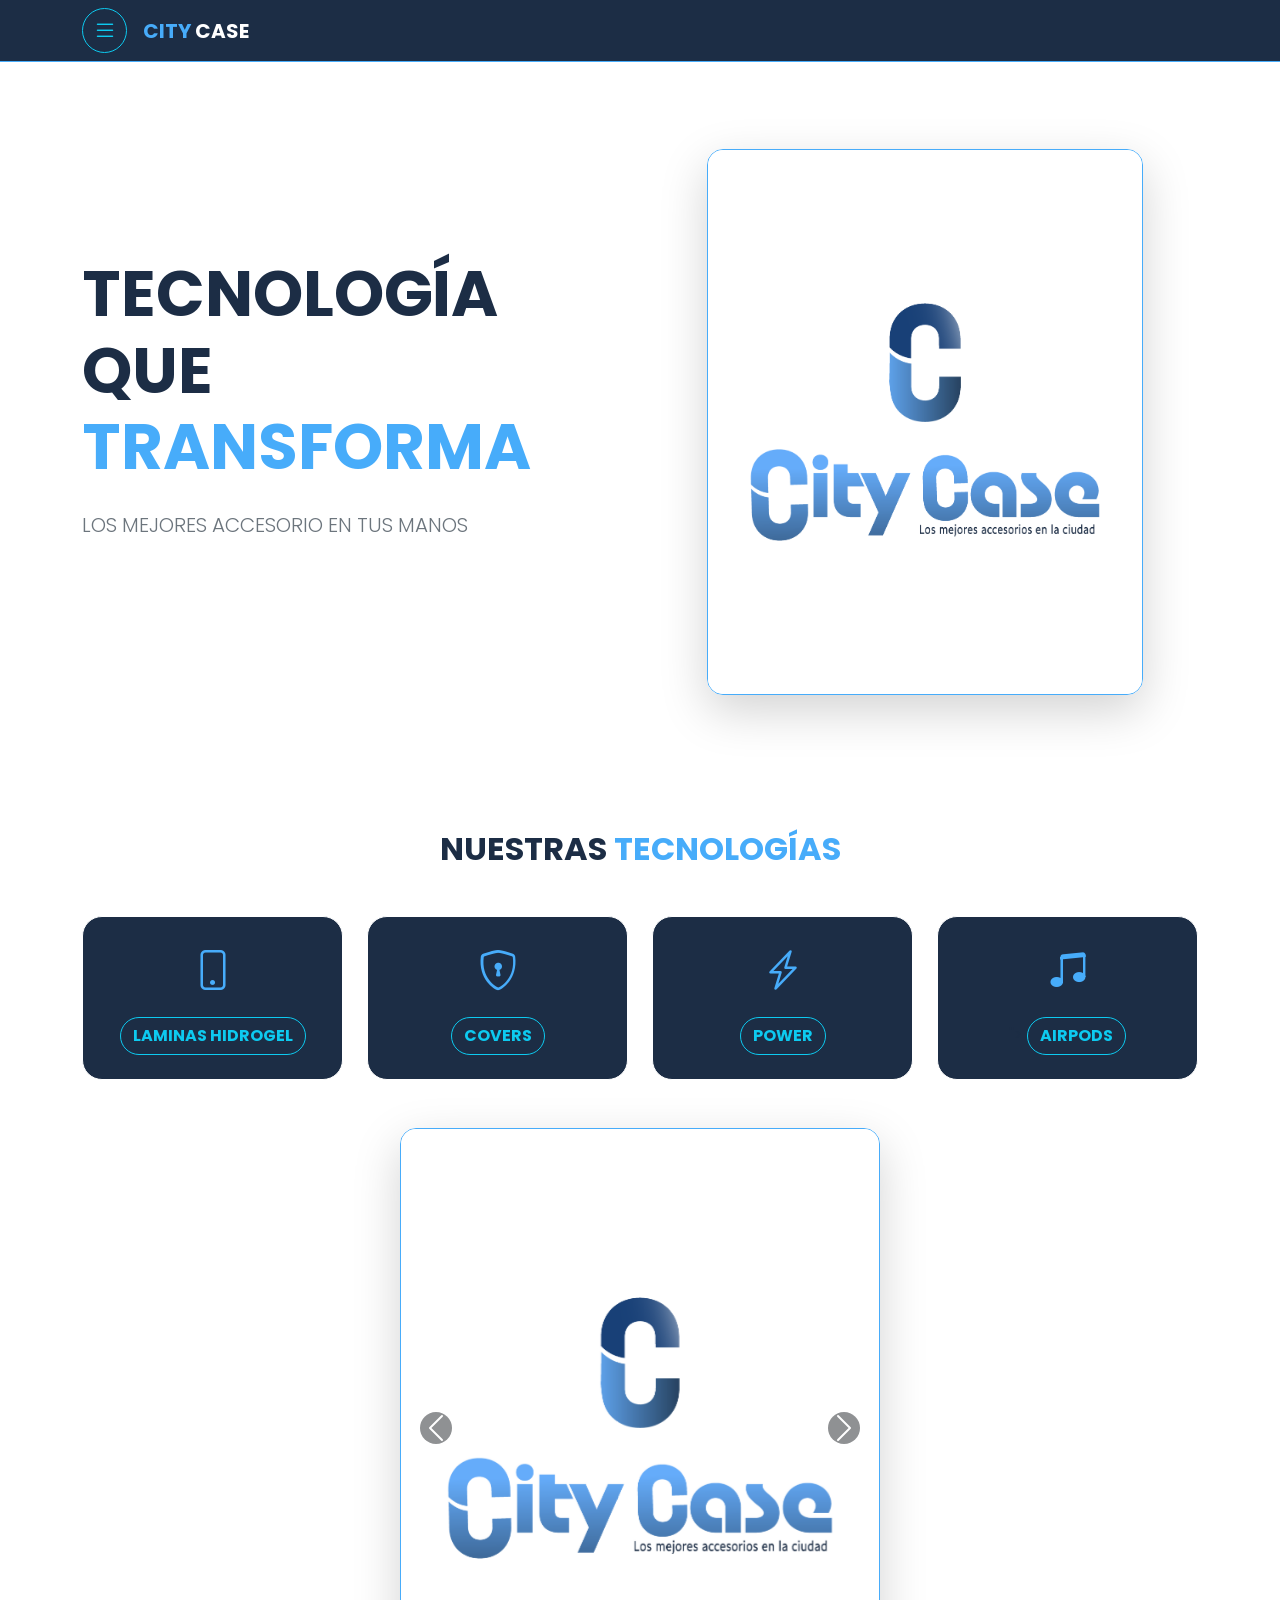
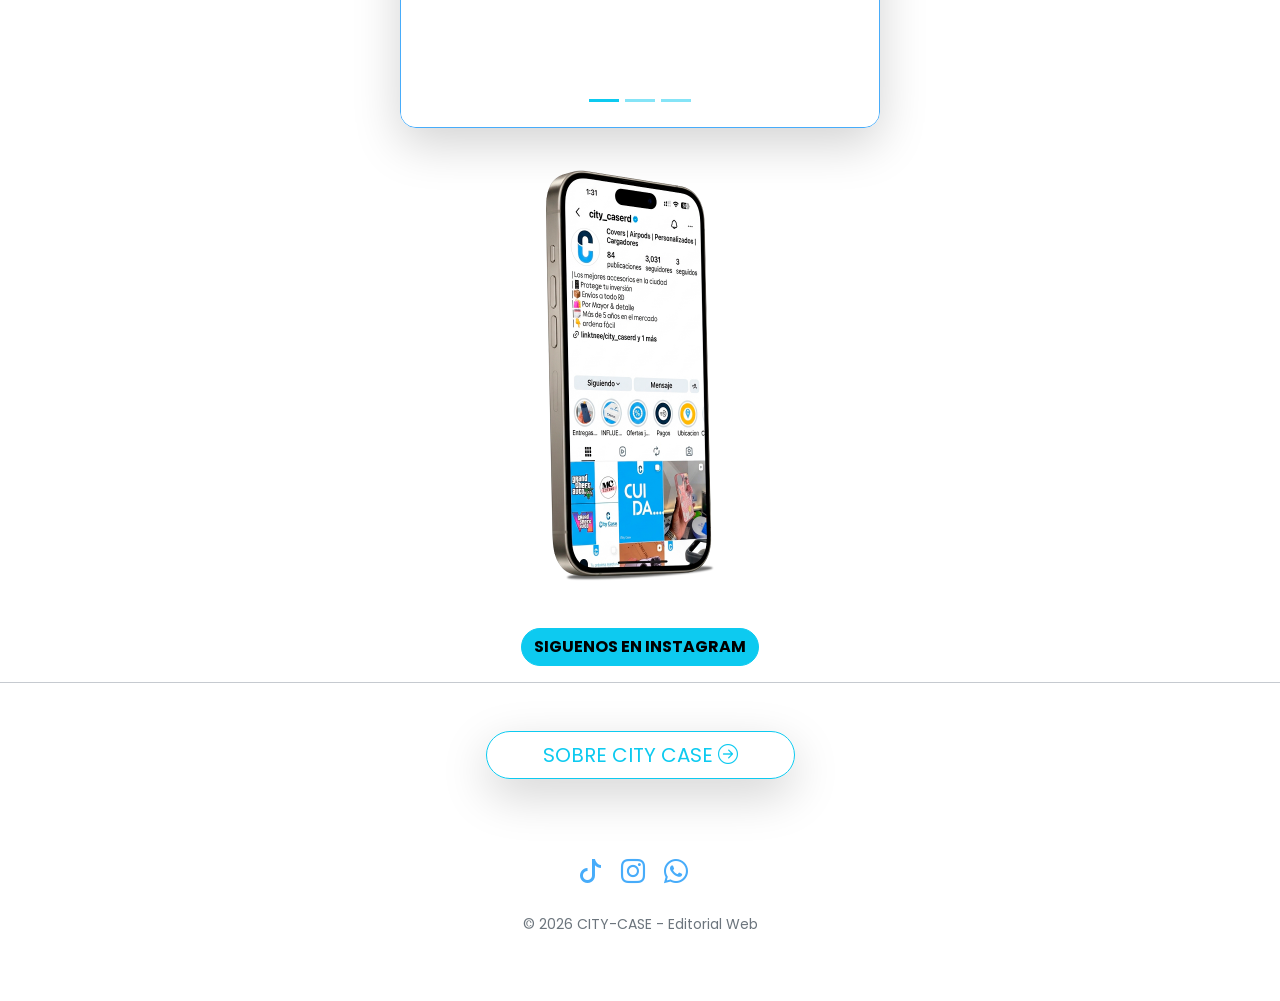
<file: index.html>
<!DOCTYPE html>
<html lang="es">
    <meta name="google-site-verification" content="vBDNpzP5sVOIcHwUy5x-mQZdDrB_4WHzOhdxO98Qss8" />
<head>
    <meta charset="UTF-8">
    <meta name="viewport" content="width=device-width, initial-scale=1.0">
    <title>CITY CASE | Oficial</title>
    
    <link href="https://cdn.jsdelivr.net/npm/bootstrap@5.3.0/dist/css/bootstrap.min.css" rel="stylesheet">
    <link rel="stylesheet" href="https://cdn.jsdelivr.net/npm/bootstrap-icons@1.11.1/font/bootstrap-icons.css">
    <link href="https://fonts.googleapis.com/css2?family=Poppins:wght@300;400;600;700&display=swap" rel="stylesheet">
    
    
    <style>
        :root {
            --azul-oscuro: #ffffff;
            --azul-brillante: rgb(71, 172, 250);
            --azul-profundo: rgb(28 45 69);
            --glass: rgb(28 45 69);
        }

        body {
            font-family: 'Poppins', sans-serif;
            background-color: var(--azul-oscuro);
            color: rgb(28 45 69);
            overflow-x: hidden;
        }

        /* Navbar */
        .navbar {
            background-color: rgb(28 45 69);
            border-bottom: 1px solid rgb(71, 172, 250);
            backdrop-filter: blur(10px);
        }

        /* Menu Lateral (Offcanvas) */
        .offcanvas {
            background-color: rgb  !important;
            border-right: 1px solid var(--azul-brillante);
            width: 300px !important;
        }

        .nav-link-custom {
            color: #002a41 !important;
            font-size: 1.1rem;
            padding: 12px 20px;
            border-bottom: 1px solid rgb(28 45 69);
            transition: 0.3s;
            display: block;
            text-decoration: none;
        }

        .nav-link-custom:hover {
            background: rgb(255, 255, 255);
            color: var(--azul-brillante) !important;
            padding-left: 30px;
        }

        /* Glass Cards */
        .tech-card {
            background: var(--glass);
            border: 1px solid rgb(255, 255, 255);
            border-radius: 20px;
            transition: all 0.4s ease;
        }

        .tech-card:hover {
            border-color: var(--azul-brillante);
            transform: translateY(-10px);
            box-shadow: 0 0 20px rgb(255, 255, 255);
            background: rgba(71, 172, 250, 0.361);
        }

        /* Glow effects */
        .glow-text { text-shadow: 0 0 15px rgba(255, 255, 255, 0.5); }
        
        footer { border-top: 1px solid rgb(255, 255, 255); padding: 50px 0; background: #ffffff; }
        .social-icon { font-size: 1.5rem; color: var(--azul-brillante); margin-right: 15px; transition: 0.3s; }
        .social-icon:hover { text-shadow: 0 0 10px var(--azul-brillante); color: white; }

        
    </style>
</head>
<meta name="google-site-verification" content="vBDNpzP5sVOIcHwUy5x-mQZdDrB_4WHzOhdxO98Qss8" />
<body>



    <nav class="navbar navbar-expand-lg navbar-dark sticky-top">
        <div class="container">
            <button class="btn btn-outline-info me-3" type="button" data-bs-toggle="offcanvas" data-bs-target="#menuLateral" style="border-radius: 50%; width: 45px; height: 45px; display: flex; align-items: center; justify-content: center;">
                <i class="bi bi-list fs-4"></i>
            </button>

             <a class="navbar-brand fw-bold" href="index.html" style="color: var(--azul-brillante);">CITY <span class="text-white">CASE</span></a>
            <div class="ms-auto">
               
            
            <div class="collapse navbar-collapse" id="navbarNav">
                <ul class="navbar-nav ms-auto align-items-center">
                    <li class="nav-item ms-lg-3">
                  
                    </li>
                </ul>
            </div>
        </div>
    </nav>

</a>
    <div class="offcanvas offcanvas-start" tabindex="-1" id="menuLateral" aria-labelledby="offcanvasExampleLabel">
        <div class="offcanvas-header border-bottom border-secondary">
            <h5 class="offcanvas-title text-BLUE fw-bold" id="offcanvasExampleLabel">BIENVENIDO <span style="color: var(--azul-brillante);">A LA CITY</span></h5>
            <button type="button" class="btn-close btn-close-white" data-bs-dismiss="offcanvas" aria-label="Close"></button>
        </div>
        <div class="offcanvas-body p-0">
            <nav class="mt-3">
                <a href="index.html" class="nav-link-custom">Inicio</a>
                <a href="sobre-citycase.html" class="nav-link-custom">Sobre city case</a>
                <a href="ofertasemanales.html" class="nav-link-custom">Ofertas semanales</a>
                <a href="imagenes.articulos.html" class="nav-link-custom">Catalogo digital </a>
                <a href="envios2.html" class="nav-link-custom">ENVIOS</a>
                <a href="contactos.html" class="nav-link-custom">Contactos</a>
                
            </nav>
            <div class="p-4 mt-5 text-center">
                <p class="small text-secondary">CITY Case <li>LOS MEJORES ACCESORIOS EN LA CIUDAD</li></p>
                <div style="width: 40px; height: 2px; background: var(--azul-brillante); margin: 0 auto;"></div>
            </div>
        </div>
    </div>

    <section class="py-5 d-flex align-items-center" style="min-height: 80vh;">
        <div class="container">
            <div class="row align-items-center">
                <div class="col-lg-6">
                    <h1 class="display-3 fw-bold mb-4 glow-text">
                        TECNOLOGÍA QUE <br> <span style="color: var(--azul-brillante);">TRANSFORMA</span>
                    </h1>
                    <p class="lead text-secondary mb-5">LOS MEJORES ACCESORIO EN TUS MANOS</p>
                
                </div>
                <div class="col-lg-6 text-center mt-5 mt-lg-0">
                    <img src="logo-city-case.png" class="img-fluid rounded-4 shadow-lg" style="border: 1px solid var(--azul-brillante); max-width: 80%;" alt="Cyber Robot">
                </div>
            </div>
        </div>
    </section>

    <section class="py-5">
        <div class="container text-center">
            <h2 class="fw-bold mb-5">NUESTRAS <span style="color: var(--azul-brillante);">TECNOLOGÍAS</span></h2>
            <div class="row g-4">
                <div class="col-md-3">
                    <div class="tech-card p-4 h-100">
                    <i class="bi bi-phone mb-3 d-block" style="font-size: 2.5rem; color: var(--azul-brillante);"></i>
                      <a href="imagenes.articulos.html" class="btn btn-outline-info rounded-pill fw-bold flex-fill btn-detalle">LAMINAS HIDROGEL</a>
                    </div>
                </div>
                <div class="col-md-3">
                    <div class="tech-card p-4 h-100">
                        <i class="bi bi-shield-lock mb-3 d-block" style="font-size: 2.5rem; color: var(--azul-brillante);"></i>
                      <a href="imagenes.articulos.html" class="btn btn-outline-info rounded-pill fw-bold flex-fill btn-detalle">COVERS</a>
                    </div>
                </div>
                <div class="col-md-3">
                    <div class="tech-card p-4 h-100">
                       <i class="bi bi-lightning-charge mb-3 d-block" style="font-size: 2.5rem; color: var(--azul-brillante);"></i>
                        <a href="power.html" class="btn btn-outline-info rounded-pill fw-bold flex-fill btn-detalle">POWER</a>
                    </div>
                </div>
                <div class="col-md-3">
                    <div class="tech-card p-4 h-100">
                       <i class="bi bi-music-note-beamed mb-3 d-block" style="font-size: 2.5rem; color: var(--azul-brillante);"></i>"></i>
                        <a href="airpods.html" class="btn btn-outline-info rounded-pill fw-bold flex-fill btn-detalle">AIRPODS</a>
                      
                    </div>
                </div>
            </div>
        </div>
    </section>

   




 </div>
<div class="col-lg-6 mx-auto d-flex justify-content-center align-items-center text-center mt-5 mt-lg-0">
    <div id="carruselLogoCityCase" class="carousel slide carousel-fade w-100" data-bs-ride="carousel" data-bs-interval="2500" data-bs-pause="false" style="max-width: 480px;">
        
        <!-- Indicadores (puntitos) -->
        <div class="carousel-indicators">
            <button type="button" data-bs-target="#carruselLogoCityCase" data-bs-slide-to="0" class="active bg-info" aria-current="true" aria-label="Imagen 1"></button>
            <button type="button" data-bs-target="#carruselLogoCityCase" data-bs-slide-to="1" class="bg-info" aria-label="Imagen 2"></button>
            <button type="button" data-bs-target="#carruselLogoCityCase" data-bs-slide-to="2" class="bg-info" aria-label="Imagen 3"></button>
        </div>

        <!-- Imágenes del carrusel -->
        <div class="carousel-inner rounded-4 shadow-lg" style="border: 1px solid var(--azul-brillante);">
            <div class="carousel-item active" data-bs-interval="2500">
                <img src="logo-city-case.png" class="d-block w-100 img-fluid" alt="Logo City Case">
            </div>
            <div class="carousel-item" data-bs-interval="2500">
                <img src="silicon-rosa.png" class="d-block w-100 img-fluid" alt="Logo City Case variante">
            </div>
            <div class="carousel-item" data-bs-interval="2500">
                <img src="cabecita.png" class="d-block w-100 img-fluid" alt="City Case">
            </div>
        </div>

        <!-- Botón anterior -->
        <button class="carousel-control-prev" type="button" data-bs-target="#carruselLogoCityCase" data-bs-slide="prev">
            <span class="carousel-control-prev-icon bg-dark rounded-circle p-2" aria-hidden="true"></span>
            <span class="visually-hidden">Anterior</span>
        </button>

        <!-- Botón siguiente -->
        <button class="carousel-control-next" type="button" data-bs-target="#carruselLogoCityCase" data-bs-slide="next">
            <span class="carousel-control-next-icon bg-dark rounded-circle p-2" aria-hidden="true"></span>
            <span class="visually-hidden">Siguiente</span>
        </button>

    </div>
</div>
</div>
</div>
</section>


  <div class="position-relative mx-auto overflow-hidden" style="max-width: 500px; aspect-ratio: 1 / 1;">
    <!-- Mockup completo -->
    <img src="mockups.png"
         alt="iPhone"
         class="position-relative w-100 h-100 object-fit-contain"
         style="mix-blend-mode: multiply; pointer-events: none;">
</div>
<div class="mt-auto d-flex justify-content-center">
    <a href="https://www.instagram.com/city_caserd/?hl=es" class="btn btn-info rounded-pill fw-bold btn-inscribirme">SIGUENOS EN INSTAGRAM</a>
</div>

<hr>



<div class="text-center mt-5">
                    <a href="sobre-citycase.html" class="btn btn-outline-info btn-lg px-5 rounded-pill shadow-lg">
                        <i class="bi bi-arrow--circle me-2"></i> SOBRE CITY CASE <i class="bi bi-arrow-right-circle me-2"></i>
                    </a>

            

   
<footer>
        <div class="container text-center">
          
            <div class="my-4">
                <a href="https://www.tiktok.com/@city_caserd?_r=1&_t=ZS-9BegWLtzsgf" class="social-icon"><i class="bi bi-tiktok"></i></a>
                <a href="https://www.instagram.com/city_caserd/?hl=es" class="social-icon"><i class="bi bi-instagram"></i></a>
                <a href="https://wa.me/c/18099789417" class="social-icon"><i class="bi bi-whatsapp"></i></a>
            </div>

            
            
            <p class="small text-secondary">©   2026 CITY-CASE - Editorial Web</p>
        </div>
    </footer>

    <script src="https://cdn.jsdelivr.net/npm/bootstrap@5.3.0/dist/js/bootstrap.bundle.min.js"></script>
</body>
</html>
</file>
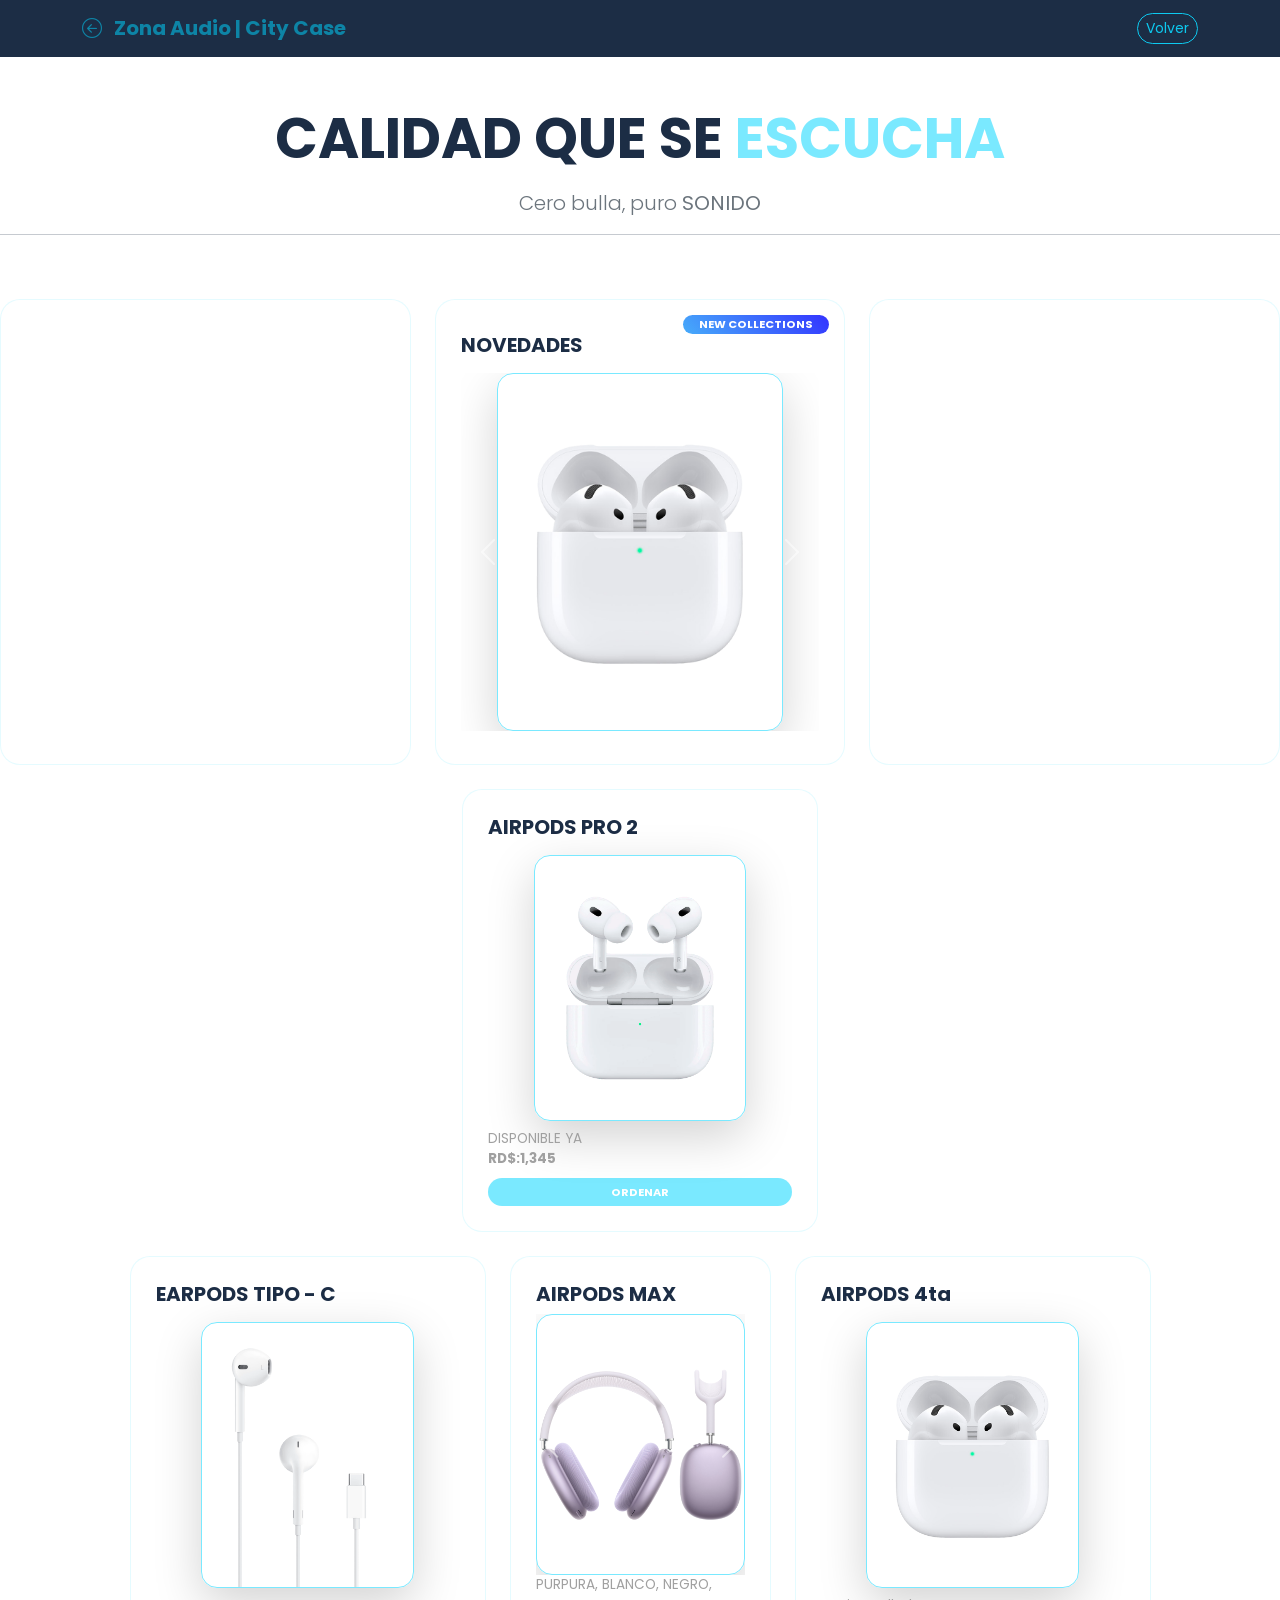
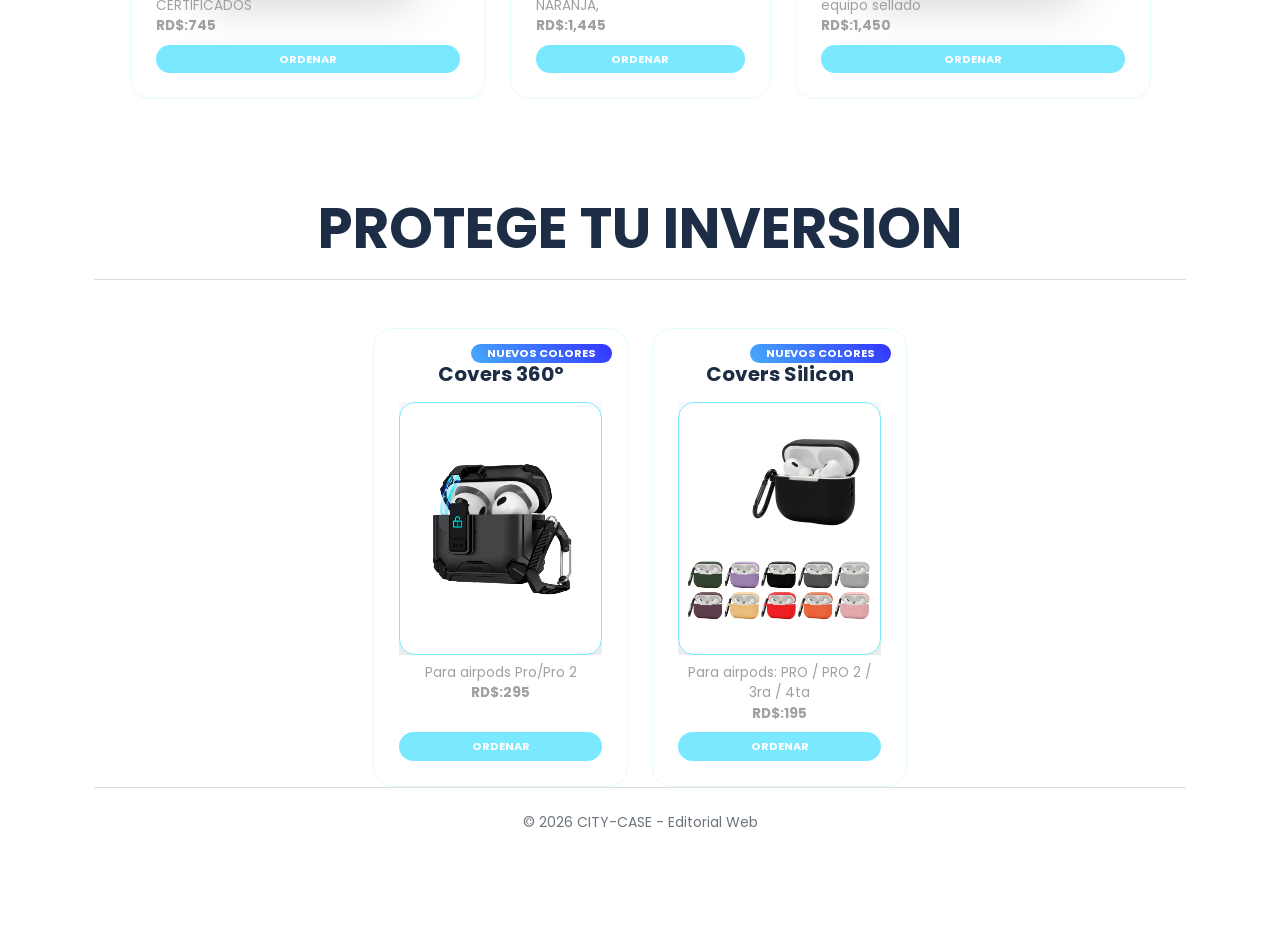
<file: airpods.html>
<!DOCTYPE html>
<html lang="es">
<head>
    <meta charset="UTF-8">
    <meta name="viewport" content="width=device-width, initial-scale=1.0">
    <title>catalogo | digital </title>
    
    <link href="https://cdn.jsdelivr.net/npm/bootstrap@5.3.0/dist/css/bootstrap.min.css" rel="stylesheet">
    <link rel="stylesheet" href="https://cdn.jsdelivr.net/npm/bootstrap-icons@1.11.1/font/bootstrap-icons.css">
    <link href="https://fonts.googleapis.com/css2?family=Poppins:wght@300;400;600;700&display=swap" rel="stylesheet">

    <style>
        :root {
            --azul-oscuro: rgba(255, 255, 255, 0.263);
            --azul-brillante: #00d5ff85;
            --glass: rgba(255, 255, 255, 0.03);
        }

        body {
            font-family: 'Poppins', sans-serif;
            background-color: var(--azul-oscuro);
            color: rgb(28 45 69);
            background-position: center;
            background-attachment: fixed;
        }

        .navbar {
            background-color: rgba(28 45 69);
            border-bottom: 1px solid rgb(28 45 69);
            backdrop-filter: blur(10px);
        }

        .career-card {
            background: var(--glass);
            border: 1px solid rgba(0, 212, 255, 0.1);
            border-radius: 20px;
            padding: 25px;
            height: 100%;
            transition: all 0.4s ease;
            backdrop-filter: blur(10px);
            position: relative;
            display: flex;
            flex-direction: column;
        }

        .career-card:hover {
            border-color: var(--azul-brillante);
            transform: translateY(-10px);
            background: rgba(71, 172, 250, 0.361);
            box-shadow: 0 10px 30px rgba(0, 212, 255, 0.2);
        }

        .badge-new {
            background: linear-gradient(45deg, rgb(71, 172, 250), rgb(51, 51, 255));
            font-size: 0.7rem;
            position: absolute;
            top: 15px;
            right: 15px;
            z-index: 2;
        }

        .icon-box {
            font-size: 2rem;
            margin-bottom: 15px;
            color: var(--azul-brillante);
        }

        .stats-text { font-size: 0.85rem; color: #a0a0a0; }
        
        /* Estilos para los botones personalizados */
        .btn-detalle {
            border-color: rgba(0, 212, 255, 0.5);
            color: white;
            font-size: 0.7rem;
        }
        
        .btn-inscribirme {
            background-color: var(--azul-brillante);
            border: none;
            color: white;
            font-size: 0.7rem;
        }
    </style>
</head>
<body>

    <nav class="navbar navbar-expand-lg navbar-dark sticky-top">
        <div class="container">
            <a class="navbar-brand fw-bold" href="index.html" style="color: var(--azul-brillante);"><i class="bi bi-arrow-left-circle me-2"></i>
                <i ></i> Zona Audio |  City Case
            </a>
            <a href="index.html" class="btn btn-outline-info btn-sm rounded-pill">Volver</a>
        </div>
    </nav>



    <header class="py-5 text-center">
        <div class="container">
            <h1 class="display-4 fw-bold mb-3">CALIDAD QUE SE <span style="color: var(--azul-brillante);">ESCUCHA</span> </h1>
            <p class="lead text-secondary">Cero bulla, puro <strong>SONIDO</strong></p> 
        </div>  <hr>
    </header>



<div class="row g-4 align-items-stretch">
    <!-- IZQUIERDA (Posición 1) -->
    <div class="col-12 col-md-4 order-md-1">
        <div class="career-card d-flex flex-column h-100">
            <!-- Contenido de tu primera tarjeta -->
        </div>
    </div>
    <!-- CENTRO (Posición 2 - Carrusel) -->
    <div class="col-12 col-md-4 order-md-2">
        <div class="career-card d-flex flex-column h-100">
            <span class="badge badge-new rounded-pill px-3">NEW COLLECTIONS</span>
            <h5 class="fw-bold mt-2">NOVEDADES</h5>
            
            <div id="carruselCard" class="carousel slide my-2" data-bs-ride="carousel">
                <div class="carousel-inner">
                    <div class="carousel-item active">
                        <img src="airpods-4ta.png"class="img-fluid rounded-4 shadow-lg mx-auto d-block" style="border: 1px solid var(--azul-brillante); max-width: 80%;" alt="Covers Silicon">
                    </div>
                    <div class="carousel-item">
                        <img src="covers-airpods-pro-azul.png" class="img-fluid rounded-4 shadow-lg mx-auto d-block" style="border: 1px solid var(--azul-brillante); max-width: 80%;" alt="Covers Silicon">
                    </div>
                    <div class="carousel-item">
                        <img src="covers-airpods-pro-silicon-azul.png" class="img-fluid rounded-4 shadow-lg mx-auto d-block" style="border: 1px solid var(--azul-brillante); max-width: 80%;" alt="Covers Silicon">
                    </div>
                </div>
                <button class="carousel-control-prev" type="button" data-bs-target="#carruselCard" data-bs-slide="prev">
                    <span class="carousel-control-prev-icon" aria-hidden="true"></span>
                </button>
                <button class="carousel-control-next" type="button" data-bs-target="#carruselCard" data-bs-slide="next">
                    <span class="carousel-control-next-icon" aria-hidden="true"></span>
                </button>
            </div>
        </div>
    </div>
    <!-- DERECHA (Posición 3) -->
    <div class="col-12 col-md-4 order-md-3">
        <div class="career-card d-flex flex-column h-100">
            <!-- Contenido de tu tercera tarjeta -->
        </div>
    </div>
</div>






    

<div class="container my-4">
    <div class="row g-4 justify-content-center">
        
        <!-- TARJETA 1 -->
        <div class="col-12 col-md-4">
            <div class="career-card d-flex flex-column h-100">
                <h5 class="fw-bold">AIRPODS PRO 2</h5>
                <img src="airpods-pro-2.png" class="img-fluid rounded-4 shadow-lg mx-auto my-2" style="border: 1px solid var(--azul-brillante); max-width: 70%;" alt="AirPods 3ra">
                <p class="stats-text mb-0">DISPONIBLE YA</p>
                <p class="stats-text mb-2"><strong>RD$:1,345</strong></p>
                <div class="mt-auto d-flex gap-2">
                
                    <a href="contactos.html" class="btn btn-info rounded-pill fw-bold flex-fill btn-inscribirme">ORDENAR</a>
                </div>
            </div>
        </div>



<div class="container my-4">
    <div class="row g-4 justify-content-center">
        
        <!-- TARJETA 1 -->
        <div class="col-12 col-md-4">
            <div class="career-card d-flex flex-column h-100">
                <h5 class="fw-bold">EARPODS TIPO - C</h5>
                <img src="earpods-tipo-c.png" class="img-fluid rounded-4 shadow-lg mx-auto my-2" style="border: 1px solid var(--azul-brillante); max-width: 70%;" alt="AirPods 3ra">
                <p class="stats-text mb-0">CERTIFICADOS</p>
                <p class="stats-text mb-2"><strong>RD$:745</strong></p>
                <div class="mt-auto d-flex gap-2">
                
                    <a href="contactos.html" class="btn btn-info rounded-pill fw-bold flex-fill btn-inscribirme">ORDENAR</a>
                </div>
            </div>
        </div>





        

      <div class="col-md-4 col-lg-3">
    <div class="career-card">
        <h5 class="fw-bold">AIRPODS MAX</h5>
        
        <!-- Carrusel adaptado sobre las mismas medidas -->
        <div id="carruselCard" class="carousel slide" data-bs-ride="carousel">
            <div class="carousel-inner">
                <div class="carousel-item active">
                    <img src="airpods-max-morado.png" class="img-fluid rounded-4 shadow-lg" style="border: 1px solid var(--azul-brillante); max-width: 100%;" alt="Cyber Robot">
                </div>
                <div class="carousel-item">
                    <img src="airpods-max-naranja.png" class="img-fluid rounded-4 shadow-lg" style="border: 1px solid var(--azul-brillante); max-width: 100%;" alt="Cyber Robot">
                </div>
                   <div class="carousel-item">
                    <img src="airpods-max-negro.png" class="img-fluid rounded-4 shadow-lg" style="border: 1px solid var(--azul-brillante); max-width: 100%;" alt="Cyber Robot">
                </div>

            </div>
            <button class="carousel-control-prev" type="button" data-bs-target="#carruselCard" data-bs-slide="prev">
                <span class="carousel-control-prev-icon" aria-hidden="true"></span>
            </button>
            <button class="carousel-control-next" type="button" data-bs-target="#carruselCard" data-bs-slide="next">
                <span class="carousel-control-next-icon" aria-hidden="true"></span>
            </button>
        </div>

        <p class="stats-text mb-0">PURPURA, BLANCO, NEGRO, NARANJA, </p>
        <p class="stats-text mb-2"><strong>RD$:1,445</strong></p>
        <div class="mt-auto d-flex gap-2">
        
        <a href="contactos.html" class="btn btn-info rounded-pill fw-bold flex-fill btn-inscribirme">ORDENAR</a>
        </div>
    </div>
</div>







        <!-- TARJETA 3 -->
        <div class="col-12 col-md-4">
            <div class="career-card d-flex flex-column h-100">
                
              
                <h5 class="fw-bold">AIRPODS 4ta</h5>
                <img src="airpods-4ta.png" class="img-fluid rounded-4 shadow-lg mx-auto my-2" style="border: 1px solid var(--azul-brillante); max-width: 70%;" alt="AirPods 3ra">
                <p class="stats-text mb-0">equipo sellado</p>
                <p class="stats-text mb-2"><strong>RD$:1,450</strong></p>
                <div class="mt-auto d-flex gap-2">
                    <a href="contactos.html" class="btn btn-info rounded-pill fw-bold flex-fill btn-inscribirme">ORDENAR</a>
                </div>
            </div>
        </div>

    </div>
</div>



    <header class="py-5 text-center">
        <div class="container">
            <h1 class="display-4 fw-bold mb-3">PROTEGE TU INVERSION  </h1> 
    <footer class="py-4 text-center text-secondary border-top border-secondary border-opacity-25"></footer>

   

<div class="row g-4 justify-content-center">

  <!-- TARJETA 1 -->
  <div class="col-md-4 col-lg-3">
    <div class="career-card d-flex flex-column h-100">
      <span class="badge badge-new rounded-pill px-3">NUEVOS COLORES</span>
      <h5 class="fw-bold mt-2">Covers 360º</h5>

      <div id="carruselAirpodsMax1" class="carousel slide my-2" data-bs-ride="carousel">
        <div class="carousel-inner">
          <div class="carousel-item active">
            <img src="covers-airpods-pro.png" class="img-fluid rounded-4 shadow-lg" style="border: 1px solid var(--azul-brillante); max-width: 100%;" alt="AirPods Max">
          </div>
          <div class="carousel-item">
            <img src="covers-airpods-pro-azul.png" class="img-fluid rounded-4 shadow-lg" style="border: 1px solid var(--azul-brillante); max-width: 100%;" alt="AirPods Max Purple">
          </div>
           <div class="carousel-item">
            <img src="covers-airpods-pro-rosa.png" class="img-fluid rounded-4 shadow-lg" style="border: 1px solid var(--azul-brillante); max-width: 100%;" alt="AirPods Max Purple">
          </div>
           <div class="carousel-item">
            <img src="covers-airpods-pro-amarillo.png" class="img-fluid rounded-4 shadow-lg" style="border: 1px solid var(--azul-brillante); max-width: 100%;" alt="AirPods Max Purple">
          </div>
        </div>
        <button class="carousel-control-prev" type="button" data-bs-target="#carruselAirpodsMax1" data-bs-slide="prev">
          <span class="carousel-control-prev-icon" aria-hidden="true"></span>
        </button>
        <button class="carousel-control-next" type="button" data-bs-target="#carruselAirpodsMax1" data-bs-slide="next">
          <span class="carousel-control-next-icon" aria-hidden="true"></span>
        </button>
      </div>

      <p class="stats-text mb-0">Para airpods Pro/Pro 2</p>
      <p class="stats-text mb-2"><strong>RD$:295</strong></p>
      <div class="mt-auto d-flex gap-2">
        <a href="contactos.html" class="btn btn-info rounded-pill fw-bold flex-fill btn-inscribirme">ORDENAR</a>
      </div>
    </div>
  </div>




  <!-- TARJETA 2 -->
<div class="col-md-4 col-lg-3">
  <div class="career-card d-flex flex-column h-100">
    <span class="badge badge-new rounded-pill px-3">NUEVOS COLORES</span>
    <h5 class="fw-bold mt-2">Covers Silicon</h5>

    <div id="carruselCoversSilicon" class="carousel slide my-2" data-bs-ride="carousel">
      <div class="carousel-inner">
        <div class="carousel-item active">
          <img src="covers-airpods-pro-silicon-colores.png" class="img-fluid rounded-4 shadow-lg" style="border: 1px solid var(--azul-brillante); max-width: 100%;" alt="Covers Silicon colores">
        </div>
        <div class="carousel-item">
          <img src="covers-airpods-pro-silicon-azul.png" class="img-fluid rounded-4 shadow-lg" style="border: 1px solid var(--azul-brillante); max-width: 100%;" alt="Cover Silicon azul">
        </div>
        <div class="carousel-item">
          <img src="covers-airpods-pro-silicon-rosa.png" class="img-fluid rounded-4 shadow-lg" style="border: 1px solid var(--azul-brillante); max-width: 100%;" alt="Cover Silicon rosa">
        </div>
        <div class="carousel-item">
          <img src="covers-airpods-pro-silicon-verde.png" class="img-fluid rounded-4 shadow-lg" style="border: 1px solid var(--azul-brillante); max-width: 100%;" alt="Cover Silicon verde">
        </div>
      </div>

      <button class="carousel-control-prev" type="button" data-bs-target="#carruselCoversSilicon" data-bs-slide="prev">
        <span class="carousel-control-prev-icon" aria-hidden="true"></span>
      </button>
      <button class="carousel-control-next" type="button" data-bs-target="#carruselCoversSilicon" data-bs-slide="next">
        <span class="carousel-control-next-icon" aria-hidden="true"></span>
      </button>
    </div>

    <p class="stats-text mb-0">Para airpods: PRO / PRO 2 / 3ra / 4ta</p>
    <p class="stats-text mb-2"><strong>RD$:195</strong></p>
    <div class="mt-auto d-flex gap-2">
      <a href="contactos.html" class="btn btn-info rounded-pill fw-bold flex-fill btn-inscribirme">ORDENAR</a>
    </div>
  </div>
</div>
</div>








            
    <footer class="py-4 text-center text-secondary border-top border-secondary border-opacity-25">
        <p class="small"> ©   2026 CITY-CASE - Editorial Web</p>
    </footer>

    <script src="https://cdn.jsdelivr.net/npm/bootstrap@5.3.0/dist/js/bootstrap.bundle.min.js"></script>
</body>
</html>
</file>
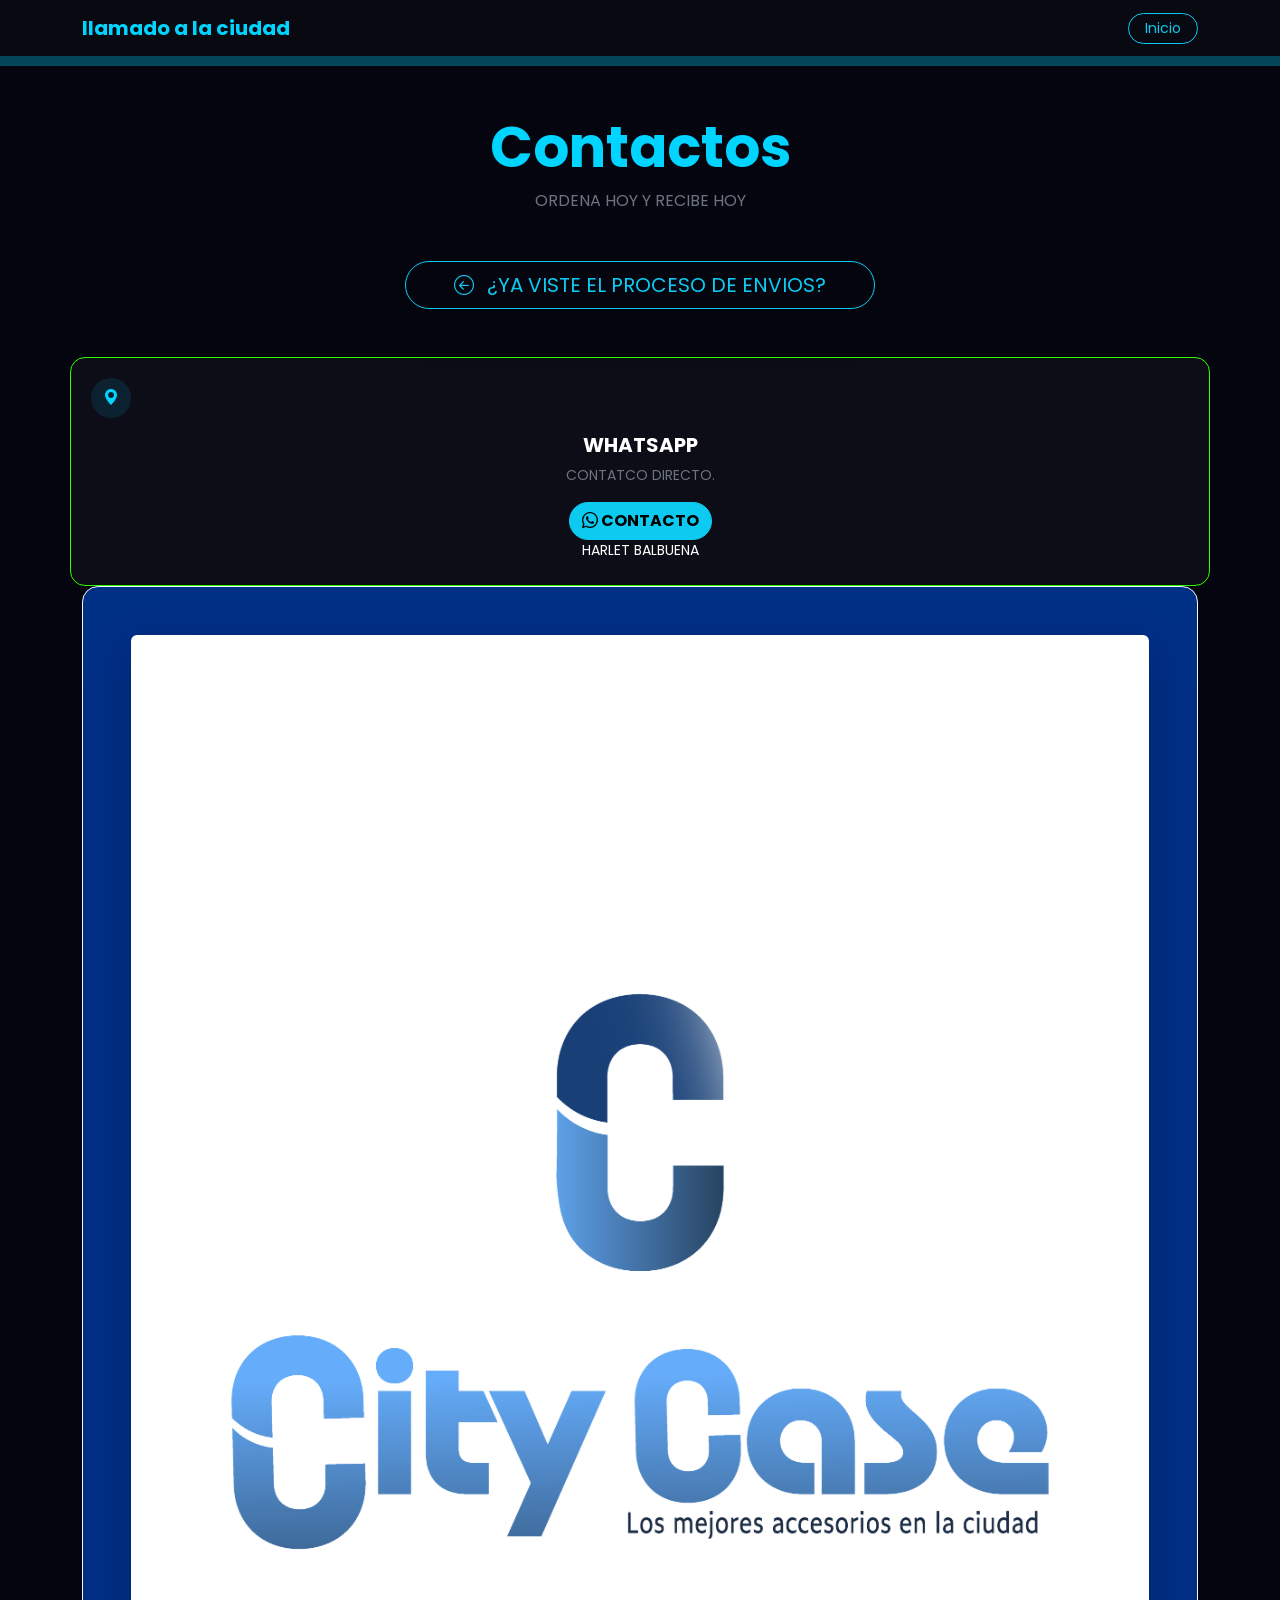
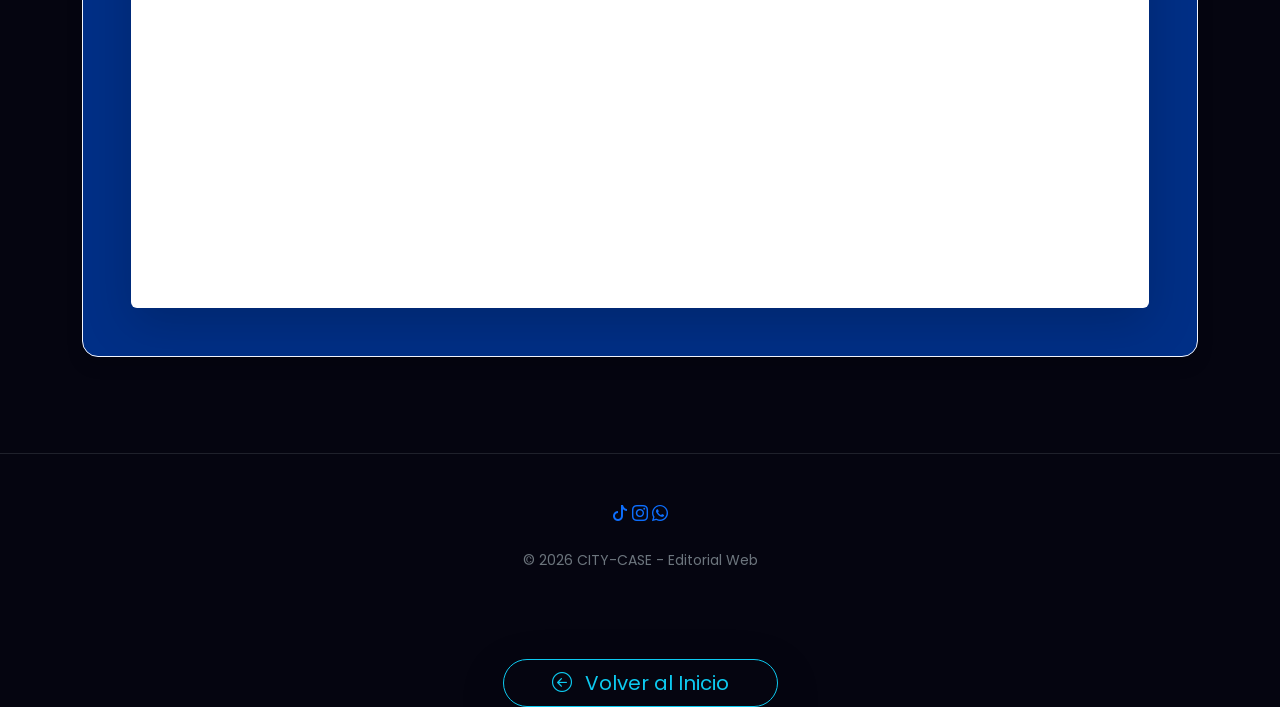
<file: contactos.html>
<!DOCTYPE html>
<html lang="es">
<head>
    <meta charset="UTF-8">
    <meta name="viewport" content="width=device-width, initial-scale=1.0">
    <title>Contactos | CITY CASE </title>
    
    <link href="https://cdn.jsdelivr.net/npm/bootstrap@5.3.0/dist/css/bootstrap.min.css" rel="stylesheet">
    <link rel="stylesheet" href="https://cdn.jsdelivr.net/npm/bootstrap-icons@1.11.1/font/bootstrap-icons.css">
    <link href="https://fonts.googleapis.com/css2?family=Poppins:wght@300;400;600;700&display=swap" rel="stylesheet">

    <style>
        :root {
            --azul-oscuro: #050510;
            --azul-brillante: #00d4ff;
            --glass: rgba(255, 255, 255, 0.03);
        }

        body {
            font-family: 'Poppins', sans-serif;
            background-color: var(--azul-oscuro);
            color: white;
        }

        .navbar {
            background-color: rgba(10, 10, 20, 0.95);
            border-bottom: 10px solid rgba(0, 212, 255, 0.3);
            backdrop-filter: blur(10px);
        }

        /* Tarjetas de Recintos */
        .campus-card {
            background: var(--glass);
            border: 1px solid rgb(47, 255, 0);
            border-radius: 15px;
            padding: 20px;
            height: 100%;
            transition: 0.3s;
        }

        .campus-card:hover {
            border-color: var(--azul-brillante);
            background: rgba(0, 212, 255, 0.05);
        }

        .icon-circle {
            width: 40px;
            height: 40px;
            background: rgba(0, 212, 255, 0.1);
            border-radius: 50%;
            display: flex;
            align-items: center;
            justify-content: center;
            color: var(--azul-brillante);
            margin-bottom: 15px;
        }

        /* Estilo de Tablas de Extensiones */
        .table-cyber {
            color: white;
            border-color: rgba(255, 255, 255, 0.1);
        }

        .table-cyber th { color: var(--azul-brillante); text-transform: uppercase; font-size: 0.8rem; }
        
        .section-title {
            border-left: 4px solid var(--azul-brillante);
            padding-left: 15px;
            margin: 40px 0 20px 0;
        }
    </style>
</head>
<body>

    <nav class="navbar navbar-expand-lg navbar-dark sticky-top">
        <div class="container">
            <a class="navbar-brand fw-bold" href="index.html" style="color: var(--azul-brillante);">llamado a la ciudad </a>
            <a href="index.html" class="btn btn-outline-info btn-sm rounded-pill px-3">Inicio</a>
        </div>
    </nav>

    <div class="container py-5">
        <div class="text-center mb-5">
            <h1 class="display-4 fw-bold" style="color: var(--azul-brillante);">Contactos</span></h1>
            <p class="text-secondary">ORDENA HOY Y RECIBE HOY</p>
        </div>

<div class="text-center mt-5">
                    <a href="envios2.html" class="btn btn-outline-info btn-lg px-5 rounded-pill shadow-lg">
                        <i class="bi bi-arrow-left-circle me-2"></i> ¿YA VISTE EL PROCESO DE ENVIOS?
                    </a>

        <header class="py-5 text-center">
            
           <div class="row g-4 align-items-stretch">
                
                <div class="campus-card">
                    <div class="icon-circle"><i class="bi bi-geo-alt-fill"></i></div>
                    <h5 class="fw-bold">WHATSAPP</h5>
                    <p class="small text-secondary">CONTATCO DIRECTO.</p>
                    <div class="small">
                    <a href="https://wa.me/18099789417" target="_blank" rel="noopener noreferrer" class="btn btn-info rounded-pill fw-bold">
                    <i class="bi bi-whatsapp"></i> CONTACTO </a>
                    <p class="mb-1"> HARLET BALBUENA</p>
                    </div>
                </div>
            </div>

            

        

<div style="background: rgb(0, 47, 134); border: 1px solid rgb(243, 246, 255); backdrop-filter: blur(10px); color: rgba(255, 255, 255, 0.938);" class="p-5 rounded-4 shadow">
 

      
        <img src="logo-city-case.png" class="img-fluid rounded shadow-lg" alt="Imagen">
      </div>

    </div>
  </div>

    <footer class="py-4 text-center border-top border-secondary border-opacity-25">
         <div class="container text-center">
          
            <div class="my-4">
                <a href="https://www.tiktok.com/@city_caserd?_r=1&_t=ZS-9BegWLtzsgf" class="social-icon"><i class="bi bi-tiktok"></i></a>
                <a href="https://www.instagram.com/city_caserd/?hl=es" class="social-icon"><i class="bi bi-instagram"></i></a>
                <a href="https://wa.me/c/18099789417" class="social-icon"><i class="bi bi-whatsapp"></i></a>
            </div>

        <p class="small text-secondary">© 2026 CITY-CASE - Editorial Web</p>
    </footer>

    </div>
</section>
   
<div class="text-center mt-5">
                    <a href="index.html" class="btn btn-outline-info btn-lg px-5 rounded-pill shadow-lg">
                        <i class="bi bi-arrow-left-circle me-2"></i> Volver al Inicio
                    </a>

                    
    <script src="https://cdn.jsdelivr.net/npm/bootstrap@5.3.0/dist/js/bootstrap.bundle.min.js"></script>


    
</body>
</html>
</file>
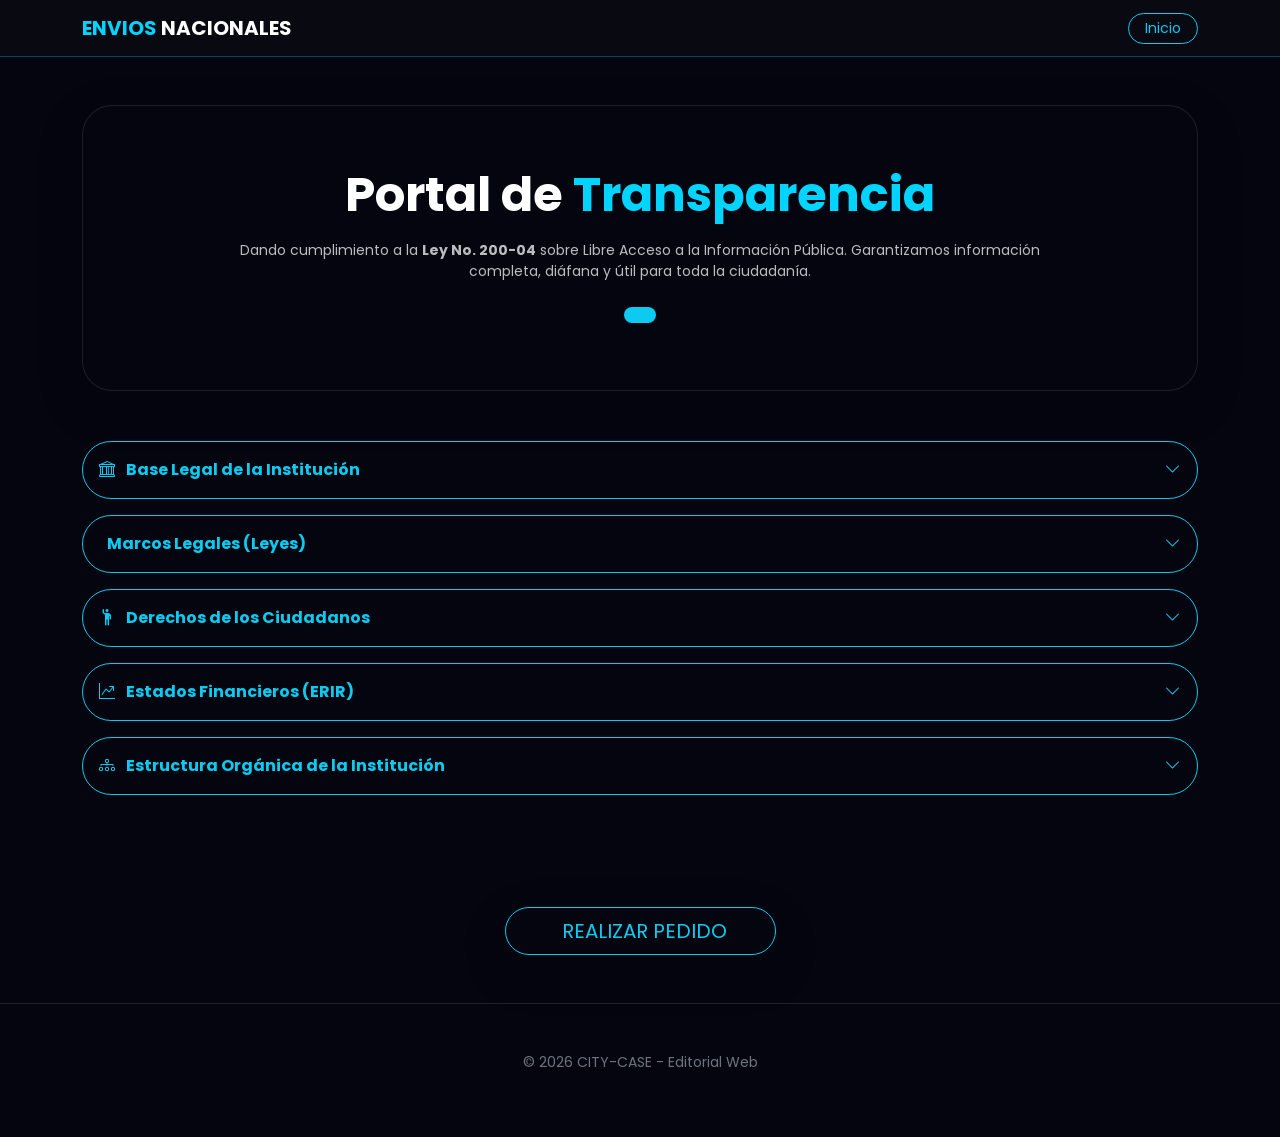
<file: Envios.html>
<!DOCTYPE html>
<html lang="es">
<head>
    <meta charset="UTF-8">
    <meta name="viewport" content="width=device-width, initial-scale=1.0">
    <title>ENVIOS NACIONALES | CITY CASE </title>
    
    <link href="https://cdn.jsdelivr.net/npm/bootstrap@5.3.0/dist/css/bootstrap.min.css" rel="stylesheet">
    <link rel="stylesheet" href="https://cdn.jsdelivr.net/npm/bootstrap-icons@1.11.1/font/bootstrap-icons.css">
    <link href="https://fonts.googleapis.com/css2?family=Poppins:wght@300;400;600;700&display=swap" rel="stylesheet">

    <style>
        :root {
            --azul-oscuro: #050510;
            --azul-brillante: #00d4ff;
            --glass: rgba(255, 255, 255, 0.03);
        }

        body {
            font-family: 'Poppins', sans-serif;
            background-color: var(--azul-oscuro);
            color: white;
        }

        .navbar {
            background-color: rgba(10, 10, 20, 0.95);
            border-bottom: 1px solid rgba(0, 212, 255, 0.3);
            backdrop-filter: blur(10px);
        }

        /* Estilo de Tarjetas de Transparencia */
        .transparency-card {
            background: var(--glass);
            border: 1px solid rgba(255, 255, 255, 0.05);
            border-radius: 15px;
            padding: 20px;
            transition: all 0.3s ease;
            text-decoration: none;
            color: white;
            display: flex;
            align-items: center;
            height: 100%;
        }

        .transparency-card:hover {
            border-color: var(--azul-brillante);
            background: rgba(0, 212, 255, 0.05);
            transform: translateY(-5px);
            color: var(--azul-brillante);
        }

        .icon-box {
            width: 50px;
            height: 50px;
            background: rgba(0, 212, 255, 0.1);
            border-radius: 12px;
            display: flex;
            align-items: center;
            justify-content: center;
            margin-right: 15px;
            color: var(--azul-brillante);
            font-size: 1.5rem;
        }

        .hero-transparencia {
            background: linear-gradient(rgba(5, 5, 16, 0.8), rgba(5, 5, 16, 0.8)), url('https://images.unsplash.com/photo-1450101499163-c8848c66ca85?auto=format&fit=crop&w=1350&q=80');
            background-size: cover;
            padding: 60px 0;
            border-radius: 30px;
            border: 1px solid rgba(255, 255, 255, 0.1);
            margin-bottom: 50px;
        }
    </style>
</head>
<body>

    <nav class="navbar navbar-expand-lg navbar-dark sticky-top">
        <div class="container">
                    <a class="navbar-brand fw-bold" href="index.html" style="color: var(--azul-brillante);">ENVIOS <span class="text-white">NACIONALES</span></a>
            <div class="ms-auto">
               
            <a href="index.html" class="btn btn-outline-info btn-sm rounded-pill px-3">Inicio</a>
        </div>
    </nav>

    <div class="container py-5">
        <div class="hero-transparencia text-center shadow-lg">
            <div class="container px-5">
                <h1 class="display-5 fw-bold mb-3">Portal de <span style="color: var(--azul-brillante);">Transparencia</span></h1>
                <p class="small text-light opacity-75 mx-auto" style="max-width: 800px;">
                    Dando cumplimiento a la <span class="fw-bold">Ley No. 200-04</span> sobre Libre Acceso a la Información Pública.
                    Garantizamos información completa, diáfana y útil para toda la ciudadanía.
                </p>
                <div class="mt-4">
                    <span class="badge rounded-pill bg-info text-dark p-2 px-3">
                      <a  href="rectoria.html"></i>
                    </span>
                </div>
            </div>
            </a>
        </div>

       <div class="mb-3">
    <button class="btn btn-outline-info rounded-pill w-100 text-start d-flex justify-content-between align-items-center p-3" 
            type="button" 
            data-bs-toggle="collapse" 
            data-bs-target="#baseLegalContent" 
            aria-expanded="false">
        <span class="fw-bold"><i class="bi bi-bank me-2"></i> Base Legal de la Institución</span>
        <i class="bi bi-chevron-down"></i>
    </button>
</div>

<div class="collapse" id="baseLegalContent">
    <div class="card card-body bg-dark border-secondary border-opacity-25 rounded-4 mb-4">
        
        <h5 class="text-info fw-bold"><i class="bi bi-book me-2"></i>Constitución</h5>
        <p class="small">Constitución Política de la República Dominicana. Votada y Proclamada por la Asamblea Nacional en fecha 13 de junio de 2015 (Gaceta Oficial No. 10805).</p>
        <div class="d-flex gap-2 mb-4">
            <span class="badge bg-secondary">PESO: 394.9 KB</span>
            <span class="badge bg-danger">TIPO: PDF</span>
        </div>

        <h5 class="text-info fw-bold"><i class="bi bi-file-earmark-text me-2"></i>Decretos</h5>
        <div class="mb-3 p-3 rounded-3" style="background: rgba(255,255,255,0.03);">
            <p class="mb-1 fw-bold text-white">Decreto 65-26</p>
            <p class="small mb-2">Se designa a Jimmy Rosario Bernard como Rector del ITLA, de fecha 31 de enero 2026.</p>
            <div class="d-flex gap-2 mb-3">
                <span class="badge bg-secondary">PESO: 155.7 KB</span>
                <span class="badge bg-danger">TIPO: PDF</span>
            </div>
            
            <p class="small border-top border-secondary pt-2 mt-2">
                <strong>240-08:</strong> Encarga a la Fundación Parque Cibernético de Santo Domingo de la Administración del ITLA.
            </p>
        </div>

        <h5 class="text-info fw-bold"><i class="bi bi-info-circle me-2"></i>Información Institucional</h5>
        <ul class="list-group list-group-flush bg-transparent">
            <li class="list-group-item bg-transparent text-white-50 border-secondary border-opacity-10 small">Presupuesto y Finanzas</li>
            <li class="list-group-item bg-transparent text-white-50 border-secondary border-opacity-10 small">Recursos Humanos</li>
            <li class="list-group-item bg-transparent text-white-50 border-secondary border-opacity-10 small">Compras y Contrataciones</li>
            <li class="list-group-item bg-transparent text-white-50 border-secondary border-opacity-10 small">Declaraciones Juradas de Patrimonio</li>
        </ul>
    </div>
</div>
            
       <div class="mb-3">
    <button class="btn btn-outline-info rounded-pill w-100 text-start d-flex justify-content-between align-items-center p-3" 
            type="button" 
            data-bs-toggle="collapse" 
            data-bs-target="#marcosLegalesContent" 
            aria-expanded="false">
        <span class="fw-bold"><i class="bi bi-gavel me-2"></i> Marcos Legales (Leyes)</span>
        <i class="bi bi-chevron-down"></i>
    </button>
</div>

<div class="collapse" id="marcosLegalesContent">
    <div class="card card-body bg-dark border-secondary border-opacity-25 rounded-4 mb-4">
        
        <div class="row g-3">
            <div class="col-12 border-bottom border-secondary border-opacity-10 pb-3">
                <h6 class="text-white fw-bold">Ley No. 155-17</h6>
                <p class="small text-secondary mb-2">Lavado de Activos y el Financiamiento del Terrorismo (Junio 2017).</p>
                <div class="d-flex gap-2">
                    <span class="badge bg-secondary opacity-75">2.6 MB</span>
                    <span class="badge bg-danger opacity-75">PDF</span>
                </div>
            </div>

            <div class="col-12 border-bottom border-secondary border-opacity-10 pb-3">
                <h6 class="text-white fw-bold">Ley No. 311-14</h6>
                <p class="small text-secondary mb-2">Declaración Jurada de Patrimonio.</p>
                <div class="d-flex gap-2">
                    <span class="badge bg-secondary opacity-75">84.2 KB</span>
                    <span class="badge bg-danger opacity-75">PDF</span>
                </div>
            </div>

            <div class="col-12 border-bottom border-secondary border-opacity-10 pb-3">
                <h6 class="text-white fw-bold">Ley No. 172-13</h6>
                <p class="small text-secondary mb-2">Protección de datos personales (13 de diciembre de 2013).</p>
                <div class="d-flex gap-2">
                    <span class="badge bg-secondary opacity-75">640.7 KB</span>
                    <span class="badge bg-danger opacity-75">PDF</span>
                </div>
            </div>

            <div class="col-12 border-bottom border-secondary border-opacity-10 pb-3">
                <h6 class="text-white fw-bold">Ley No. 247-12</h6>
                <p class="small text-secondary mb-2">Orgánica de la Administración Pública (9 de agosto de 2012).</p>
                <div class="d-flex gap-2">
                    <span class="badge bg-secondary opacity-75">960.7 KB</span>
                    <span class="badge bg-danger opacity-75">PDF</span>
                </div>
            </div>

            <div class="col-12">
                <h6 class="text-white fw-bold">Ley No. 1-12</h6>
                <p class="small text-secondary mb-2">Estrategia Nacional de Desarrollo (12 de enero de 2012).</p>
                <div class="d-flex gap-2">
                    <span class="badge bg-secondary opacity-75">1.6 MB</span>
                    <span class="badge bg-danger opacity-75">PDF</span>
                </div>
            </div>
        </div>

    </div>
</div>
<div class="mb-3">
    <button class="btn btn-outline-info rounded-pill w-100 text-start d-flex justify-content-between align-items-center p-3" 
            type="button" 
            data-bs-toggle="collapse" 
            data-bs-target="#derechosCiudadanosContent" 
            aria-expanded="false">
        <span class="fw-bold"><i class="bi bi-person-raised-hand me-2"></i> Derechos de los Ciudadanos</span>
        <i class="bi bi-chevron-down"></i>
    </button>
</div>

<div class="collapse" id="derechosCiudadanosContent">
    <div class="card card-body bg-dark border-secondary border-opacity-25 rounded-4 mb-4">
        
        <div class="alert alert-info bg-opacity-10 border-info border-opacity-25 mb-4">
            <small class="d-block text-white mb-2 fw-bold"><i class="bi bi-info-circle me-2"></i> Garantía Fundamental</small>
            <p class="small mb-0 text-secondary">
                Todo ciudadano(a) tiene derecho a solicitar y recibir información completa, veraz y oportuna de los órganos del Estado, según la Ley 200-04.
            </p>
        </div>

        <div class="row g-3">
            <div class="col-md-6">
                <ul class="list-group list-group-flush bg-transparent">
                    <li class="list-group-item bg-transparent text-light border-secondary border-opacity-10 py-3">
                        <i class="bi bi-check2-circle text-info me-2"></i> <small>Acceso gratuito a la información pública.</small>
                    </li>
                    <li class="list-group-item bg-transparent text-light border-secondary border-opacity-10 py-3">
                        <i class="bi bi-check2-circle text-info me-2"></i> <small>Conocer presupuestos, gastos y ejecución financiera.</small>
                    </li>
                    <li class="list-group-item bg-transparent text-light border-secondary border-opacity-10 py-3">
                        <i class="bi bi-check2-circle text-info me-2"></i> <small>Acceder a la nómina y remuneraciones del Estado.</small>
                    </li>
                    <li class="list-group-item bg-transparent text-light border-secondary border-opacity-10 py-3">
                        <i class="bi bi-check2-circle text-info me-2"></i> <small>Saber sobre licitaciones, compras y concursos.</small>
                    </li>
                </ul>
            </div>
            <div class="col-md-6">
                <ul class="list-group list-group-flush bg-transparent">
                    <li class="list-group-item bg-transparent text-light border-secondary border-opacity-10 py-3">
                        <i class="bi bi-check2-circle text-info me-2"></i> <small>Ver listados de becas, subsidios y programas sociales.</small>
                    </li>
                    <li class="list-group-item bg-transparent text-light border-secondary border-opacity-10 py-3">
                        <i class="bi bi-check2-circle text-info me-2"></i> <small>Consultar declaraciones juradas de funcionarios.</small>
                    </li>
                    <li class="list-group-item bg-transparent text-light border-secondary border-opacity-10 py-3">
                        <i class="bi bi-check2-circle text-info me-2"></i> <small>Obtener copias de reglamentos y normativas vigentes.</small>
                    </li>
                    <li class="list-group-item bg-transparent text-light border-secondary border-opacity-10 py-3">
                        <i class="bi bi-check2-circle text-info me-2"></i> <small>Información sobre estado de la deuda pública.</small>
                    </li>
                </ul>
            </div>
        </div>

        <div class="mt-4 p-3 rounded-3 bg-secondary bg-opacity-10 border-start border-danger">
            <p class="small mb-0 text-secondary fst-italic">
                <strong>Limitaciones:</strong> El acceso a la información se hará efectivo siempre que no afecte la seguridad nacional, el orden público, la salud, la moral pública o la intimidad de terceros.
            </p>
        </div>

    </div>
</div>

<div class="mb-3">
    <button class="btn btn-outline-info rounded-pill w-100 text-start d-flex justify-content-between align-items-center p-3" 
            type="button" 
            data-bs-toggle="collapse" 
            data-bs-target="#estadosFinancierosContent" 
            aria-expanded="false">
        <span class="fw-bold"><i class="bi bi-graph-up-arrow me-2"></i> Estados Financieros (ERIR)</span>
        <i class="bi bi-chevron-down"></i>
    </button>
</div>

<div class="collapse" id="estadosFinancierosContent">
    <div class="card card-body bg-dark border-secondary border-opacity-25 rounded-4 mb-4">
        
        <p class="small text-secondary mb-4">
            Consulta los informes anuales del Estado de Recaudación e Inversión de las Rentas (ERIR) correspondientes a los últimos periodos fiscales.
        </p>

        <div class="table-responsive">
            <table class="table table-dark table-hover align-middle border-secondary border-opacity-10">
                <thead class="text-info small">
                    <tr>
                        <th>Año Fiscal</th>
                        <th>Descripción del Documento</th>
                        <th>Tamaño</th>
                        <th class="text-center">Acción</th>
                    </tr>
                </thead>
                <tbody class="small">
                    <tr>
                        <td class="fw-bold">2025</td>
                        <td class="text-white-50">Estado de Recaudación e Inversión de las Rentas</td>
                        <td><span class="badge bg-secondary opacity-75">22.7 MB</span></td>
                        <td class="text-center"><a href="#" class="text-danger fs-5"><i class="bi bi-file-earmark-pdf"></i></a></td>
                    </tr>
                    <tr>
                        <td class="fw-bold">2024</td>
                        <td class="text-white-50">Estado de Recaudación e Inversión de las Rentas</td>
                        <td><span class="badge bg-secondary opacity-75">46.6 MB</span></td>
                        <td class="text-center"><a href="#" class="text-danger fs-5"><i class="bi bi-file-earmark-pdf"></i></a></td>
                    </tr>
                    <tr>
                        <td class="fw-bold">2023</td>
                        <td class="text-white-50">Estado de Recaudación e Inversión de las Rentas</td>
                        <td><span class="badge bg-secondary opacity-75">6.5 MB</span></td>
                        <td class="text-center"><a href="#" class="text-danger fs-5"><i class="bi bi-file-earmark-pdf"></i></a></td>
                    </tr>
                    <tr>
                        <td class="fw-bold">2022</td>
                        <td class="text-white-50">Estado de Recaudación e Inversión de las Rentas</td>
                        <td><span class="badge bg-secondary opacity-75">5.2 MB</span></td>
                        <td class="text-center"><a href="#" class="text-danger fs-5"><i class="bi bi-file-earmark-pdf"></i></a></td>
                    </tr>
                    <tr>
                        <td class="fw-bold">2021</td>
                        <td class="text-white-50">Estado de Recaudación e Inversión de las Rentas</td>
                        <td><span class="badge bg-secondary opacity-75">4.6 MB</span></td>
                        <td class="text-center"><a href="#" class="text-danger fs-5"><i class="bi bi-file-earmark-pdf"></i></a></td>
                    </tr>
                    <tr>
                        <td class="fw-bold">2020</td>
                        <td class="text-white-50">Estado de Recaudación e Inversión de las Rentas</td>
                        <td><span class="badge bg-secondary opacity-75">6.1 MB</span></td>
                        <td class="text-center"><a href="#" class="text-danger fs-5"><i class="bi bi-file-earmark-pdf"></i></a></td>
                    </tr>
                </tbody>
            </table>
        </div>

    </div>
</div> 
<div class="mb-3">
    <button class="btn btn-outline-info rounded-pill w-100 text-start d-flex justify-content-between align-items-center p-3" 
            type="button" 
            data-bs-toggle="collapse" 
            data-bs-target="#estructuraOrganicaContent" 
            aria-expanded="false">
        <span class="fw-bold"><i class="bi bi-diagram-3 me-2"></i> Estructura Orgánica de la Institución</span>
        <i class="bi bi-chevron-down"></i>
    </button>
</div>

<div class="collapse" id="estructuraOrganicaContent">
    <div class="card card-body bg-dark border-secondary border-opacity-25 rounded-4 mb-4">
        
        <p class="small text-secondary mb-4 p-2 border-start border-info">
            Estructura aprobada por el Ministerio de Administración Pública (MAP) el 20 de diciembre del 2019.
        </p>

        <div class="row">
            <div class="col-md-6 mb-4">
                <h6 class="text-info fw-bold mb-3"><i class="bi bi-person-badge me-2"></i>Rectoría</h6>
                <ul class="list-unstyled small ps-3 border-start border-secondary">
                    <li class="mb-2 text-white-50">Departamento de Recursos Humanos</li>
                    <li class="mb-2 text-white-50">Oficina de Acceso a la Información (OAI)</li>
                    <li class="mb-2 text-white-50">Dirección de Comunicaciones (RR.PP, Factoría, Digital)</li>
                    <li class="mb-2 text-white-50">Dirección de Tecnología (TIC)</li>
                    <li class="mb-2 text-white-50">Dirección de Planificación y Desarrollo</li>
                    <li class="mb-2 text-white-50">Departamento Jurídico</li>
                </ul>
            </div>

            <div class="col-md-6 mb-4">
                <h6 class="text-info fw-bold mb-3"><i class="bi bi-mortarboard me-2"></i>Vicerrectoría Académica</h6>
                <ul class="list-unstyled small ps-3 border-start border-secondary">
                    <li class="mb-2 text-white-50">Departamento de Registro y Admisiones</li>
                    <li class="mb-2 text-white-50">Facultad de Ciencia y Tecnología (Decanato)</li>
                    <li class="mb-2 text-white-50">Escuelas: Ingeniería, Arte y TIC’s</li>
                    <li class="mb-2 text-white-50">Servicio Estudiantil y Biblioteca</li>
                </ul>
            </div>

            <div class="col-md-6 mb-4">
                <h6 class="text-info fw-bold mb-3"><i class="bi bi-cash-stack me-2"></i>Vicerrectoría Administrativa</h6>
                <ul class="list-unstyled small ps-3 border-start border-secondary">
                    <li class="mb-2 text-white-50">Departamento Financiero</li>
                    <li class="mb-2 text-white-50">Compras y Contrataciones</li>
                    <li class="mb-2 text-white-50">Servicios Generales y Mantenimiento</li>
                </ul>
            </div>

            <div class="col-md-6 mb-4">
                <h6 class="text-info fw-bold mb-3"><i class="bi bi-globe me-2"></i>Extensión y Desarrollo Social</h6>
                <ul class="list-unstyled small ps-3 border-start border-secondary">
                    <li class="mb-2 text-white-50">Centro de Emprendimiento e Innovación</li>
                    <li class="mb-2 text-white-50">Programa de Extensiones y Egresados</li>
                    <li class="mb-2 text-white-50">Educación Permanente y Escuela de Idiomas</li>
                </ul>
            </div>
        </div>

        <div class="mt-3 pt-3 border-top border-secondary border-opacity-25">
            <div class="d-flex justify-content-between align-items-center mb-2">
                <span class="small"><i class="bi bi-file-earmark-pdf text-danger me-2"></i>Estructura Orgánica ITLA</span>
                <span class="badge bg-secondary">351 KB | PDF</span>
            </div>
            <div class="d-flex justify-content-between align-items-center">
                <span class="small"><i class="bi bi-file-earmark-pdf text-danger me-2"></i>Manual de Organización y Funciones</span>
                <span class="badge bg-secondary">7.7 MB | PDF</span>
            </div>
        </div>
<div class="mb-3">
    <button class="btn btn-outline-info rounded-pill w-100 text-start d-flex justify-content-between align-items-center p-3" 
            type="button" 
            data-bs-toggle="collapse" 
            data-bs-target="#datosAbiertosContent" 
            aria-expanded="false">
        <span class="fw-bold"><i class="bi bi-box-seam me-2"></i> Publicación en Portal de Datos Abiertos</span>
        <i class="bi bi-chevron-down"></i>
    </button>
</div>

<div class="collapse" id="datosAbiertosContent">
    <div class="card card-body bg-dark border-secondary border-opacity-25 rounded-4 mb-4">
        
        <div class="d-flex align-items-center mb-4 p-3 rounded-3" style="background: rgba(0, 212, 255, 0.05); border: 1px solid rgba(0, 212, 255, 0.1);">
            <i class="bi bi-cloud-arrow-down fs-3 me-3 text-info"></i>
            <p class="small mb-0 text-secondary">
                Gestionamos nuestros conjuntos de datos en formatos abiertos a través de <span class="text-white fw-bold">datos.gob.do</span>, garantizando la reutilización de la información pública.
            </p>
        </div>

        <h6 class="text-uppercase small fw-bold text-info mb-3 opacity-75">Últimos conjuntos publicados</h6>

        <div class="row g-3">
            <div class="col-12">
                <div class="p-3 rounded-3 border border-secondary border-opacity-10 bg-white bg-opacity-10 shadow-sm">
                    <h6 class="mb-1 text-white">Órdenes de Compras Realizadas y Aprobadas (2018 - 2026)</h6>
                    <p class="small text-secondary mb-3">Detalle concerniente a todas las compras aprobadas por la institución.</p>
                    <div class="d-flex gap-2">
                        <span class="badge bg-success bg-opacity-75">XLSX</span>
                        <span class="badge bg-warning text-dark">ODS</span>
                        <span class="badge bg-primary">CSV</span>
                    </div>
                </div>
            </div>

            <div class="col-12">
                <div class="p-3 rounded-3 border border-secondary border-opacity-10 bg-white bg-opacity-10 shadow-sm">
                    <h6 class="mb-1 text-white">Ejecución Presupuestaria (2017 - 2026)</h6>
                    <p class="small text-secondary mb-3">Seguimiento detallado a la ejecución del presupuesto institucional.</p>
                    <div class="d-flex gap-2">
                        <span class="badge bg-success bg-opacity-75">XLSX</span>
                        <span class="badge bg-warning text-dark">ODS</span>
                        <span class="badge bg-primary">CSV</span>
                    </div>
                </div>
            </div>

            <div class="col-12">
                <div class="p-3 rounded-3 border border-secondary border-opacity-10 bg-white bg-opacity-10 shadow-sm">
                    <h6 class="mb-1 text-white">Estadísticas de Estudiantes Inscritos (2006 - 2025)</h6>
                    <p class="small text-secondary mb-3">Datos sobre inscritos por cuatrimestre y carreras de Educación Superior.</p>
                    <div class="d-flex gap-2">
                        <span class="badge bg-success bg-opacity-75">XLSX</span>
                        <span class="badge bg-warning text-dark">ODS</span>
                        <span class="badge bg-primary">CSV</span>
                    </div>
                </div>
            </div>

            <div class="col-12">
                <div class="p-3 rounded-3 border border-secondary border-opacity-10 bg-white bg-opacity-10 shadow-sm">
                    <h6 class="mb-1 text-white">Estadísticas de Egresados (2009 - 2025)</h6>
                    <p class="small text-secondary mb-3">Cantidad de estudiantes graduados de la institución por periodo.</p>
                    <div class="d-flex gap-2">
                        <span class="badge bg-success bg-opacity-75">XLSX</span>
                        <span class="badge bg-warning text-dark">ODS</span>
                        <span class="badge bg-primary">CSV</span>
                    </div>
                </div>
            </div>
        </div>

    </div>
</div>

<div class="mb-3">
    <button class="btn btn-outline-info rounded-pill w-100 text-start d-flex justify-content-between align-items-center p-3" 
            type="button" 
            data-bs-toggle="collapse" 
            data-bs-target="#consultasAbiertasContent" 
            aria-expanded="false">
        <span class="fw-bold"><i class="bi bi-chat-quote me-2"></i> Procesos de Consultas Abiertas</span>
        <i class="bi bi-chevron-down"></i>
    </button>
</div>

<div class="collapse" id="consultasAbiertasContent">
    <div class="card card-body bg-dark border-secondary border-opacity-25 rounded-4 mb-4">
        
        <ul class="nav nav-pills mb-4 border-bottom border-secondary border-opacity-10 pb-3" id="pills-tab" role="tablist">
            <li class="nav-item" role="presentation">
                <button class="nav-link active rounded-pill small me-2" id="year-2026-tab" data-bs-toggle="pill" data-bs-target="#year-2026" type="button" role="tab">2026</button>
            </li>
            <li class="nav-item" role="presentation">
                <button class="nav-link rounded-pill small me-2 text-secondary" id="year-2025-tab" data-bs-toggle="pill" data-bs-target="#year-2025" type="button" role="tab">2025</button>
            </li>
            <li class="nav-item" role="presentation">
                <button class="nav-link rounded-pill small text-secondary" id="year-2024-tab" data-bs-toggle="pill" data-bs-target="#year-others" type="button" role="tab">Anteriores</button>
            </li>
        </ul>

        <div class="tab-content" id="pills-tabContent">
            <div class="tab-pane fade show active" id="year-2026" role="tabpanel">
                <div class="text-center py-4">
                    <i class="bi bi-folder-x fs-1 text-secondary opacity-25 mb-3 d-block"></i>
                    <p class="small text-secondary mb-0">No existen Procesos de Consultas Abiertas registrados para:</p>
                    <div class="d-flex justify-content-center gap-2 mt-2">
                        <span class="badge border border-secondary text-secondary fw-normal">Enero 2026</span>
                        <span class="badge border border-secondary text-secondary fw-normal">Febrero 2026</span>
                        <span class="badge border border-secondary text-secondary fw-normal">Marzo 2026</span>
                    </div>
                </div>
            </div>

            <div class="tab-pane fade" id="year-2025" role="tabpanel">
                <div class="text-center py-4">
                    <p class="small text-secondary">Archivo histórico de consultas 2025 no disponible en este momento.</p>
                </div>
            </div>

            <div class="tab-pane fade" id="year-others" role="tabpanel">
                <div class="list-group list-group-flush bg-transparent">
                    <div class="list-group-item bg-transparent text-secondary border-secondary border-opacity-10 d-flex justify-content-between small">
                        <span>Histórico 2023</span>
                        <i class="bi bi-lock"></i>
                    </div>
                    <div class="list-group-item bg-transparent text-secondary border-secondary border-opacity-10 d-flex justify-content-between small">
                        <span>Histórico 2022</span>
                        <i class="bi bi-lock"></i>
                    </div>
                    <div class="list-group-item bg-transparent text-secondary border-secondary border-opacity-10 d-flex justify-content-between small">
                        <span>Histórico 2021</span>
                        <i class="bi bi-lock"></i>
                    </div>
                </div>
            </div>
        </div>

    </div>
</div>

        <div class="row mt-5">
            <div class="col-lg-6">
                <div class="p-4 rounded-4 bg-info bg-opacity-10 border border-info border-opacity-25 h-100">
                    <h5 class="fw-bold mb-3"><i class="bi bi-megaphone me-2"></i>Portal 311</h5>
                    <p class="small text-secondary">Canal oficial para quejas, reclamaciones, sugerencias y denuncias.</p>
                    <a href="#" class="btn btn-info btn-sm rounded-pill px-4 fw-bold shadow-sm">ACCEDER AL 311</a>
                </div>
            </div>
            <div class="col-lg-6">
                <div class="p-4 rounded-4 bg-dark border border-secondary border-opacity-25 h-100">
                    <h5 class="fw-bold mb-3"><i class="bi bi-database-lock me-2"></i>Datos Abiertos</h5>
                    <p class="small text-secondary">Consulta la publicación oficial en nuestro portal de datos abiertos.</p>
                    <a href="#" class="btn btn-outline-light btn-sm rounded-pill px-4 fw-bold">EXPLORAR DATOS</a>
                </div>
            </div>
        </div>
    </div>





    


    </div>
</div>

<div class="text-center mt-5">
                    <a href="contactos.html" class="btn btn-outline-info btn-lg px-5 rounded-pill shadow-lg">
                        <i class="bi bi-arrow--circle me-2"></i> REALIZAR PEDIDO
                    </a>

    <footer class="py-5 text-center text-secondary border-top border-secondary border-opacity-25 mt-5">
        <p class="small"> © 2026 CITY-CASE - Editorial Web</p>
    </footer>

    
    <script src="https://cdn.jsdelivr.net/npm/bootstrap@5.3.0/dist/js/bootstrap.bundle.min.js"></script>
</body>
</html>
</file>
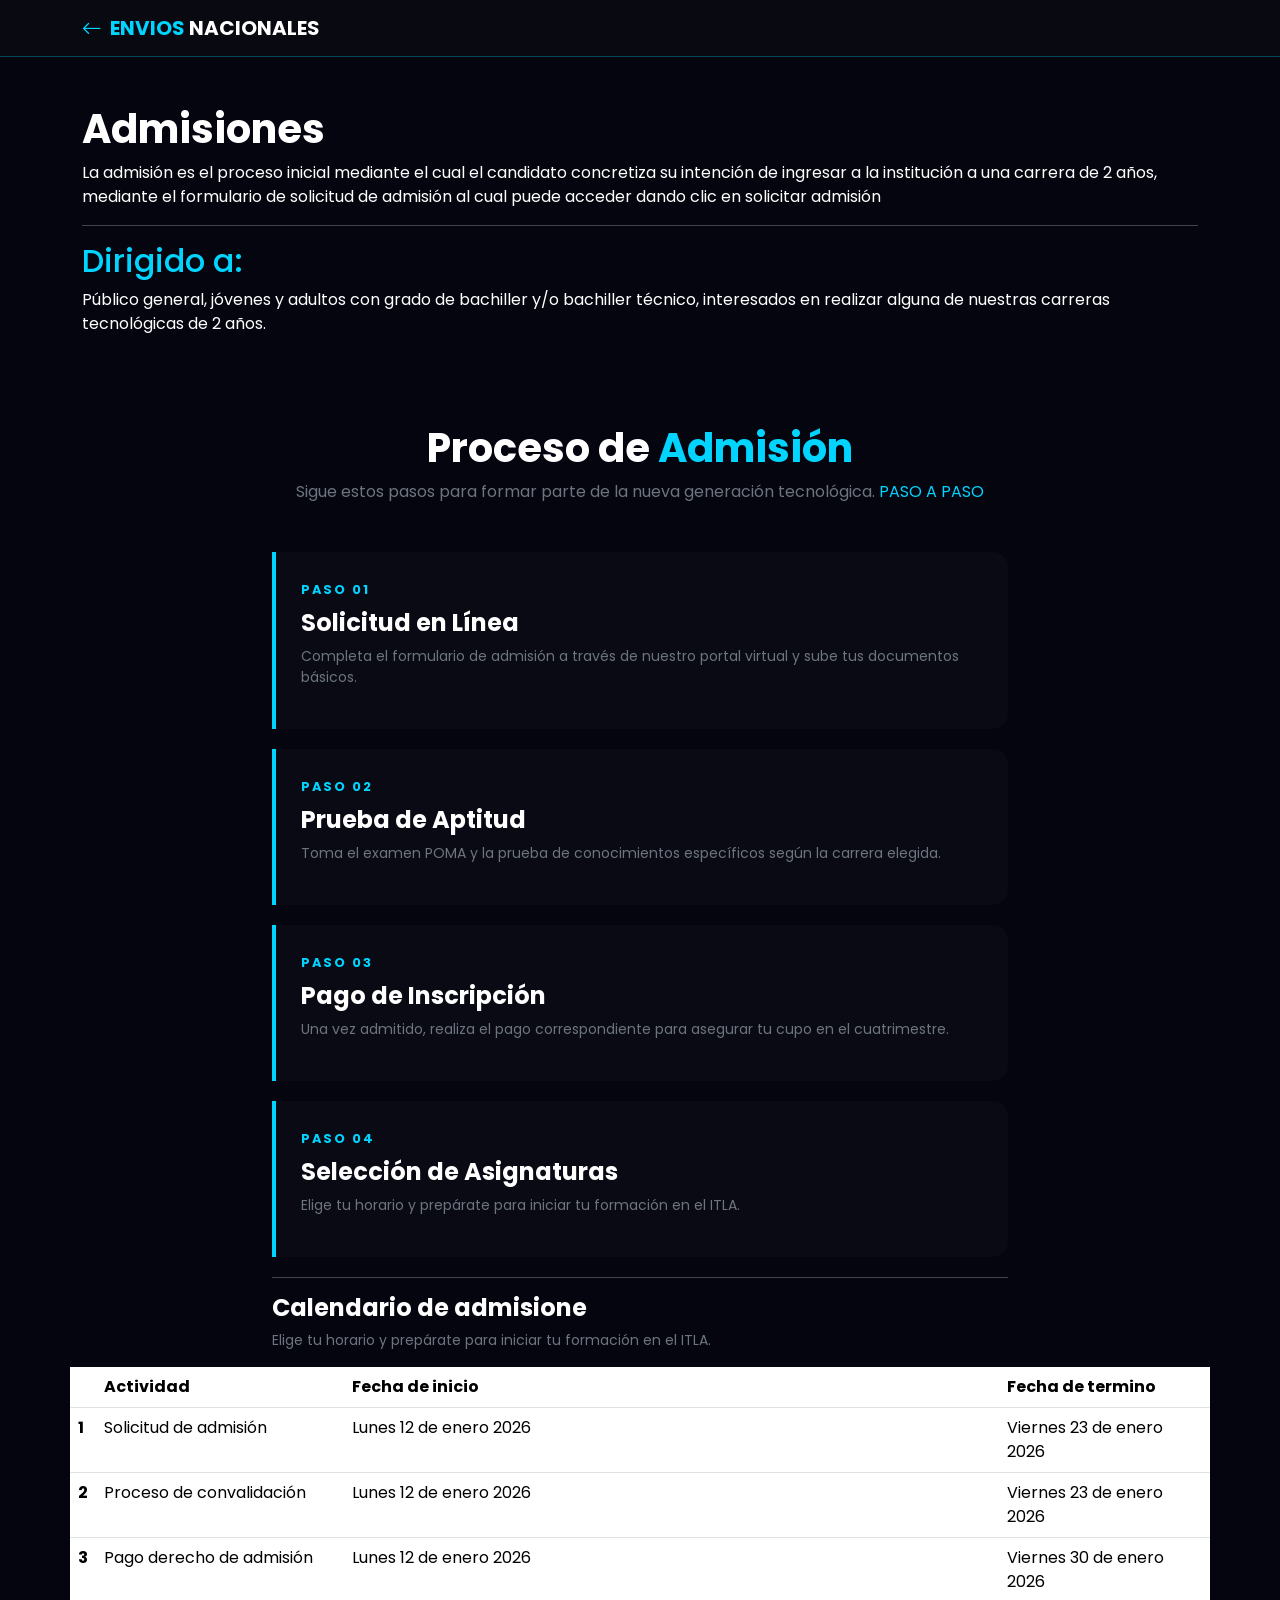
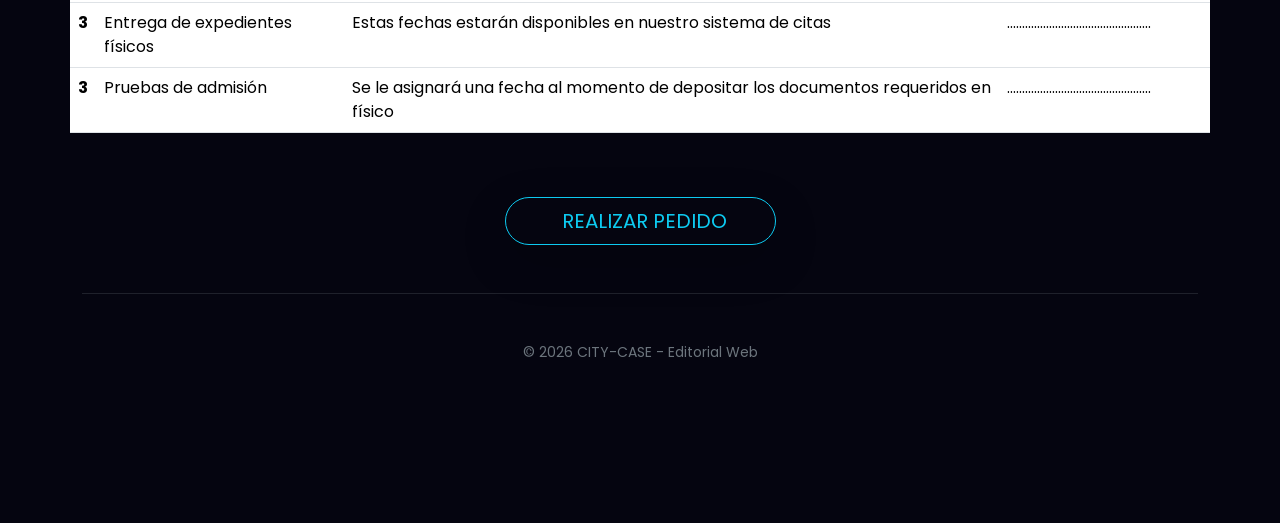
<file: ENVIOS1.html>
<!DOCTYPE html>
<html lang="es">
<head>
    <meta charset="UTF-8">
    <meta name="viewport" content="width=device-width, initial-scale=1.0">
    <title>ENVIOS | CITY CASE </title>
    <link href="https://cdn.jsdelivr.net/npm/bootstrap@5.3.0/dist/css/bootstrap.min.css" rel="stylesheet">
    <link rel="stylesheet" href="https://cdn.jsdelivr.net/npm/bootstrap-icons@1.11.1/font/bootstrap-icons.css">
    <link href="https://fonts.googleapis.com/css2?family=Poppins:wght@400;600;700&display=swap" rel="stylesheet">
    <link href="https://cdn.jsdelivr.net/npm/bootstrap@5.3.0/dist/css/bootstrap.min.css" rel="stylesheet">
    
    <style>
        body { font-family: 'Poppins', sans-serif; background-color: #050510; color: white; }
        .navbar { background-color: rgba(10, 10, 20, 0.95); border-bottom: 1px solid rgba(0, 212, 255, 0.3); }
        .step-card { 
            background: rgba(255, 255, 255, 0.02); 
            border-left: 4px solid #00d4ff; 
            border-radius: 0 15px 15px 0;
            padding: 25px;
            margin-bottom: 20px;
            transition: 0.3s;
            
        }
        .step-card:hover { background: rgba(0, 212, 255, 0.05); transform: translateX(10px); }
        .step-number { font-size: 0.8rem; color: #00d4ff; font-weight: bold; text-transform: uppercase; letter-spacing: 2px; }
        .highlight { color: #00d4ff; }
    </style>
</head>
<body>
     
</section>
    <nav class="navbar navbar-expand-lg navbar-dark sticky-top">
        <div class="container">
            <a class="navbar-brand fw-bold" href="index.html" style="color: #00d4ff;">
                <i class="bi bi-arrow-left me-2"></i>ENVIOS  <span class="text-white">NACIONALES</span>
            </a>
        </div>
    </nav>
     <section class="py-5">
    <div class="container">
        <h1 class="fw-bold">Admisiones</h1>
        <p>La admisión es el proceso inicial mediante el cual el candidato concretiza su intención 
            de ingresar a la institución a una carrera de 2 años, mediante el formulario de solicitud
            de admisión al cual puede acceder dando clic en solicitar admisión</p>
            <hr>
            <h2><span class="highlight">Dirigido a:</span></h2>
            <p>Público general, jóvenes y adultos con grado de bachiller y/o bachiller técnico,
                 interesados en realizar alguna de nuestras carreras tecnológicas de 2 años.</p>
    </div> 

    <section class="py-5">
        <div class="container mt-4">
            <div class="row justify-content-center">
                <div class="col-lg-8">
                    <div class="text-center mb-5">
                        <h1 class="fw-bold">Proceso de <span class="highlight">Admisión</span></h1>
                        <p class="text-secondary">Sigue estos pasos para formar parte de la nueva generación tecnológica.
                 <span class="highlight">PASO A PASO </span>
                    </div>

                    <div class="step-card">
                        <span class="step-number">Paso 01</span>
                        <h4 class="fw-bold mt-2">Solicitud en Línea</h4>
                        <p class="text-secondary small">Completa el formulario de admisión a través de nuestro portal virtual y sube tus documentos básicos.</p>
                    </div>

                    <div class="step-card">
                        <span class="step-number">Paso 02</span>
                        <h4 class="fw-bold mt-2">Prueba de Aptitud</h4>
                        <p class="text-secondary small">Toma el examen POMA y la prueba de conocimientos específicos según la carrera elegida.</p>
                    </div>

                    <div class="step-card">
                        <span class="step-number">Paso 03</span>
                        <h4 class="fw-bold mt-2">Pago de Inscripción</h4>
                        <p class="text-secondary small">Una vez admitido, realiza el pago correspondiente para asegurar tu cupo en el cuatrimestre.</p>
                    </div>

                    <div class="step-card">
                        <span class="step-number">Paso 04</span>
                        <h4 class="fw-bold mt-2">Selección de Asignaturas</h4>
                        <p class="text-secondary small">Elige tu horario y prepárate para iniciar tu formación en el ITLA.</p>
                    </div>
                     
                    <hr/>
                        <h4 class="fw-bold mt-2">Calendario de admisione</h4>
                        <p class="text-secondary small">Elige tu horario y prepárate para iniciar tu formación en el ITLA.</p>
                    </div>
                    <table class="table">
  <thead>
    <tr>
      <th scope="col">  </th>
      <th scope="col">Actividad</th>
      <th scope="col">Fecha de inicio</th>
      <th scope="col">Fecha de termino</th>
    </tr>
  </thead>  
  <tbody>
    <tr>
      <th scope="row">1</th>
      <td>Solicitud de admisión</td>
      <td>Lunes 12 de enero 2026</td>
      <td>Viernes 23 de enero 2026</td>
      
    </tr>
    <tr>
      <th scope="row">2</th>
      <td>Proceso de convalidación</td>
      <td>Lunes 12 de enero 2026</td>
      <td>	Viernes 23 de enero 2026</td>
    </tr>

    <tr>
      <th scope="row">3</th>
      <td>Pago derecho de admisión</td>
      <td>Lunes 12 de enero 2026</td>
      <td>Viernes 30 de enero 2026</td>
    </tr>
     <tr>
      <th scope="row">3</th>
      <td>Entrega de expedientes físicos</td>
      <td>Estas fechas estarán disponibles en nuestro sistema de citas</td>
      <td> ................................................</td>
    </tr>
     
        <th scope="row">3</th>
      <td>Pruebas de admisión</td>
      <td>Se le asignará una fecha al momento de depositar los documentos requeridos en físico</td>
      <td> ................................................</td>
    </tr>

  </tbody>
</table>

    
<div class="text-center mt-5">
                    <a href="contactos.html" class="btn btn-outline-info btn-lg px-5 rounded-pill shadow-lg">
                        <i class="bi bi-arrow--circle me-2"></i> REALIZAR PEDIDO
                    </a>

    <footer class="py-5 text-center text-secondary border-top border-secondary border-opacity-25 mt-5">
        <p class="small"> © 2026 CITY-CASE - Editorial Web</p>
    </footer>

    
    <script src="https://cdn.jsdelivr.net/npm/bootstrap@5.3.0/dist/js/bootstrap.bundle.min.js"></script>
</body>
</html>
</file>
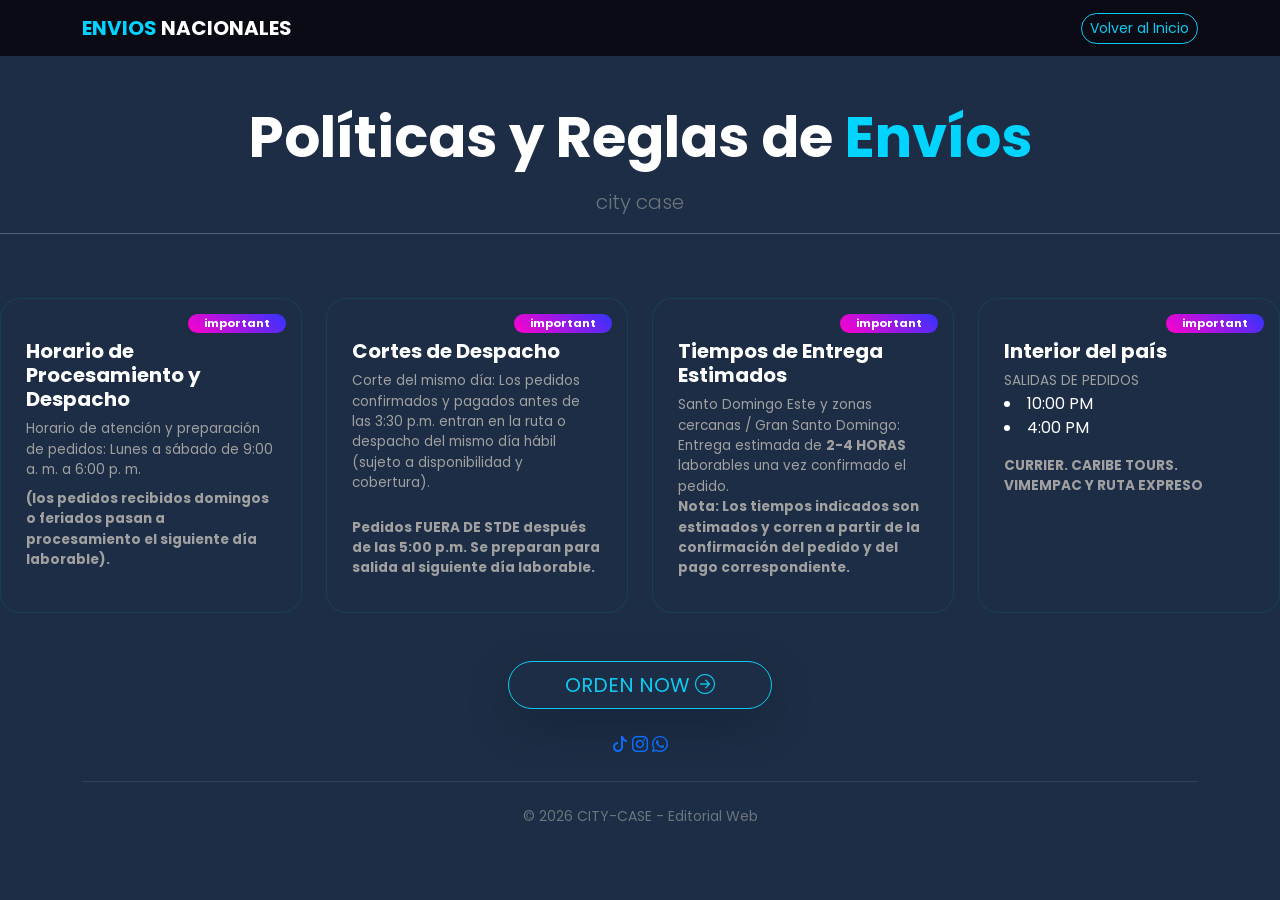
<file: envios2.html>
<!DOCTYPE html>
<html lang="es">
<head>
    <meta charset="UTF-8">
    <meta name="viewport" content="width=device-width, initial-scale=1.0">
    <title>Ofertas semanal | city case </title>
    
    <link href="https://cdn.jsdelivr.net/npm/bootstrap@5.3.0/dist/css/bootstrap.min.css" rel="stylesheet">
    <link rel="stylesheet" href="https://cdn.jsdelivr.net/npm/bootstrap-icons@1.11.1/font/bootstrap-icons.css">
    <link href="https://fonts.googleapis.com/css2?family=Poppins:wght@300;400;600;700&display=swap" rel="stylesheet">

    <style>
        :root {
            --azul-oscuro: rgb(28 45 69);
            --azul-brillante: #00d4ff;
            --glass: rgb(28 45 69);
        }

        body {
            font-family: 'Poppins', sans-serif;
            background-color: var(--azul-oscuro);
            color: white;
           
            background-size: cover;
            background-position: center;
            background-attachment: fixed;
        }

        .navbar {
            background-color: rgba(10, 10, 20, 0.95);
            border-bottom: 0px solid rgba(0, 212, 255, 0.3);
            backdrop-filter: blur(10px);
        }

        .career-card {
            background: var(--glass);
            border: 1px solid rgba(0, 212, 255, 0.1);
            border-radius: 20px;
            padding: 25px;
            height: 100%;
            transition: all 0.4s ease;
            backdrop-filter: blur(10px);
            position: relative;
            display: flex;
            flex-direction: column;
        }

        .career-card:hover {
            border-color: var(--azul-brillante);
            transform: translateY(10px);
            background: rgba(29, 187, 218, 0.05);
            box-shadow: 0 10px 30px rgba(0, 212, 255, 0.2);
        }

        .badge-new {
            background: linear-gradient(45deg, #ff00cc, #3333ff);
            font-size: 0.7rem;
            position: absolute;
            top: 15px;
            right: 15px;
            z-index: 2;
        }

        .icon-box {
            font-size: 0rem;
            margin-bottom: 15px;
            color: var(--azul-brillante);
        }

        .stats-text { font-size: 0.85rem; color: #a0a0a0; }
        
        /* Estilos para los botones personalizados */
        .btn-detalle {
            border-color: rgba(0, 212, 255, 0.5);
            color: white;
            font-size: 0.7rem;
        }
        
        .btn-inscribirme {
            background-color: var(--azul-brillante);
            border: none;
            color: white;
            font-size: 0.7rem;
        }
    </style>
</head>
<body>

    <nav class="navbar navbar-expand-lg navbar-dark sticky-top">
        <div class="container">
            
                      <a class="navbar-brand fw-bold"  style="color: var(--azul-brillante);"> </i> ENVIOS <span class="text-white">NACIONALES</span></a>
            <div class="ms-auto">
               
            <a href="index.html" class="btn btn-outline-info btn-sm rounded-pill">Volver al Inicio</a>
        </div>
    </nav>

    <header class="py-5 text-center">
        <div class="container">
            <h1 class="display-4 fw-bold mb-3">Políticas y Reglas de  <span style="color: var(--azul-brillante);">Envíos </span></h1>
           
            <p class="lead text-secondary"> city case</p> 
        </div>  <hr>
    </header>

    
        <div class="row g-4">
            
            <div class="col-md-4 col-lg-3">
                <div class="career-card">
                 <span class="badge badge-new rounded-pill px-3">important </span>
                 <div class="icon-box"><i class="bi bi-shield-"></i></div>
                 <h5 class="fw-bold">Horario de Procesamiento y Despacho</h5>
                    
                <p class="stats-text mb-0"> Horario de atención y preparación de pedidos: Lunes a sábado de 9:00 a. m. a 6:00 p. m. </p>  
                <div class="mt-auto d-flex gap-2"></div>
                  
                  <p class="stats-text mb-2"><strong>(los pedidos recibidos domingos o feriados pasan a procesamiento el siguiente día laborable).</strong></p>
                    <div class="mt-auto d-flex gap-2">
                       
                      
                        
                    </div>
                </div>
            </div>

              
             

           

           
                       
              
             <div class="col-md-4 col-lg-3">
                <div class="career-card">
                    <span class="badge badge-new rounded-pill px-3">important </span>
                    <div class="icon-box"><i class="bi bi-shield-"></i></div>
                    <h5 class="fw-bold">Cortes de Despacho </h5>
                    <p class="stats-text mb-0">Corte del mismo día: Los pedidos confirmados y pagados antes de las 3:30 p.m. entran en la ruta o despacho del mismo día hábil (sujeto a disponibilidad y cobertura).</p>
                
               
                    <div class="mt-auto d-flex gap-2">
                         <p class="stats-text mb-2"><strong>Pedidos FUERA DE STDE después de las 5:00 p.m. Se preparan para salida al siguiente día laborable.</strong></p>
                    </div>
                </div>
            </div>

             <div class="col-md-4 col-lg-3">
                <div class="career-card">
                    <span class="badge badge-new rounded-pill px-3">important </span>
                    <div class="icon-box"><i class="bi bi-shield-"></i></div>
                    <h5 class="fw-bold">Tiempos de Entrega Estimados</h5>
                    <p class="stats-text mb-0">Santo Domingo Este y zonas cercanas / Gran Santo Domingo: Entrega estimada de <strong>2-4 HORAS</strong>  laborables una vez confirmado el pedido.</p>
                     <div class="mt-auto d-flex gap-2"></div>
                    <p class="stats-text mb-2"><strong>Nota: Los tiempos indicados son estimados y corren a partir de la confirmación del pedido y del pago correspondiente.</strong></p>
                    <div class="mt-auto d-flex gap-2">
                   
                    </div>
                </div>
            </div>

            <div class="col-md-4 col-lg-3">
                <div class="career-card">
                    <span class="badge badge-new rounded-pill px-3">important </span>
                    <div class="icon-box"><i class="bi bi-shield-"></i></div>
                    <h5 class="fw-bold">Interior del país</h5>
                    <p class="stats-text mb-0">SALIDAS DE PEDIDOS 
                        <li>10:00 PM</li> <LI>4:00 PM </LI></p>
                    <p class="stats-text mb-2"><strong>CURRIER. CARIBE TOURS. VIMEMPAC Y  RUTA EXPRESO </strong></p>
                    <div class="mt-auto d-flex gap-2">
                       
                  
                    </div>
                </div>
            </div>
            </div>

  
        </div>

    </main>


<div class="text-center mt-5">
                    <a href="contactos.html" class="btn btn-outline-info btn-lg px-5 rounded-pill shadow-lg">
                        <i class="bi bi-arrow--circle me-2"></i> ORDEN NOW <i class="bi bi-arrow-right-circle me-2"></i>
                    </a>


        <div class="container text-center">
          
            <div class="my-4">
                <a href="https://www.tiktok.com/@city_caserd?_r=1&_t=ZS-9BegWLtzsgf" class="social-icon"><i class="bi bi-tiktok"></i></a>
                <a href="https://www.instagram.com/city_caserd/?hl=es" class="social-icon"><i class="bi bi-instagram"></i></a>
                <a href="https://wa.me/c/18099789417" class="social-icon"><i class="bi bi-whatsapp"></i></a>
            </div>

            


    <footer class="py-4 text-center text-secondary border-top border-secondary border-opacity-25">
        <p class="small">©   2026 CITY-CASE - Editorial Web</p>
    </footer>


    

    <script src="https://cdn.jsdelivr.net/npm/bootstrap@5.3.0/dist/js/bootstrap.bundle.min.js"></script>
</body>
</html>
</file>
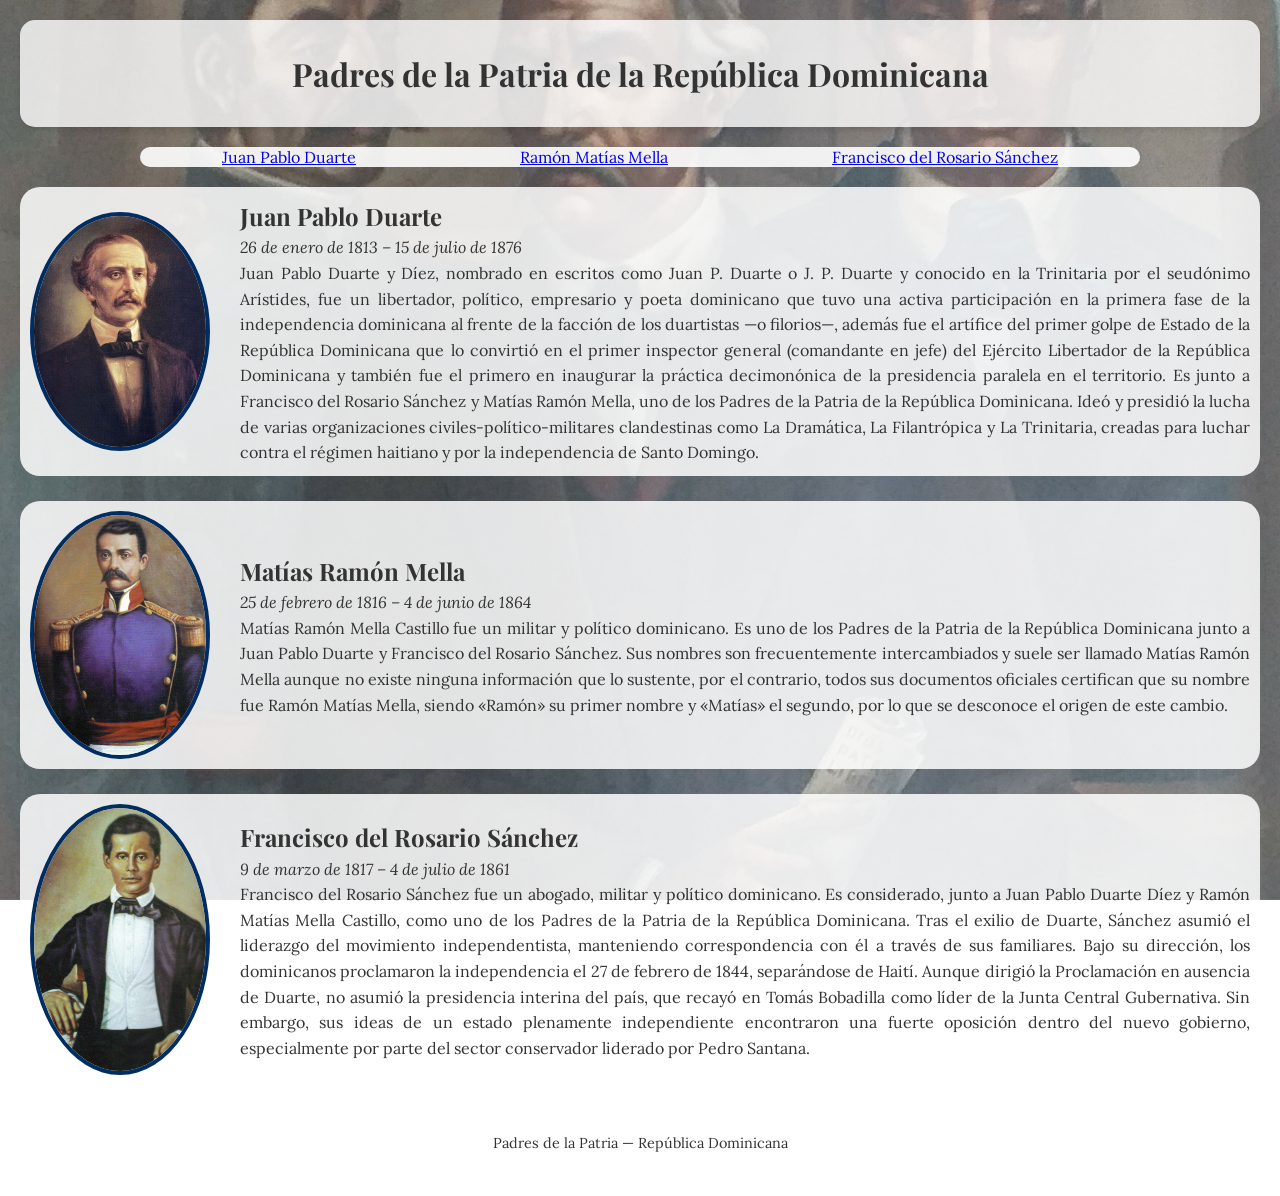
<file: indexduarte.html>
<!DOCTYPE html>
<html lang="es">
<head>
    <meta charset="UTF-8">
    <meta name="viewport" content="width=device-width, initial-scale=1.0">
    <title>Padres de la Patria — República Dominicana</title>
    <link href="https://fonts.googleapis.com/css2?family=Playfair+Display:wght@400;700;900&family=Lora:wght@400;600&display=swap" rel="stylesheet">
    <link rel="stylesheet" href="styles.css">

</head>
<body>

    <header>
        <h1>Padres de la Patria de la República Dominicana</h1>
    </header>

    <nav>
        <a href="#duarte">Juan Pablo Duarte</a>
        <a href="#mella">Ramón Matías Mella</a>
        <a href="#sanchez">Francisco del Rosario Sánchez</a>
    </nav>

    <section id="duarte" class="patriot">
        <img src="duarte.jpg" alt="Juan Pablo Duarte">
        <div class="patriot-texto">
            <h2>Juan Pablo Duarte</h2>
            <p><em>26 de enero de 1813 – 15 de julio de 1876</em></p>
            <p>
                Juan Pablo Duarte y Díez, nombrado en escritos como Juan P. Duarte o J. P. Duarte y conocido en la Trinitaria por el seudónimo Arístides, fue un libertador, político, empresario y poeta dominicano que tuvo una activa participación en la primera fase de la independencia dominicana al frente de la facción de los duartistas —o filorios—, además fue el artífice del primer golpe de Estado de la República Dominicana que lo convirtió en el primer inspector general (comandante en jefe) del Ejército Libertador de la República Dominicana y también fue el primero en inaugurar la práctica decimonónica de la presidencia paralela en el territorio. Es junto a Francisco del Rosario Sánchez y Matías Ramón Mella, uno de los Padres de la Patria de la República Dominicana. Ideó y presidió la lucha de varias organizaciones civiles-político-militares clandestinas como La Dramática, La Filantrópica y La Trinitaria, creadas para luchar contra el régimen haitiano y por la independencia de Santo Domingo.
            </p>
        </div>
    </section>

    <section id="mella" class="patriot invertido">
        <img src="ramon.jpg" alt="Ramón Matías Mella">
        <div class="patriot-texto">
            <h2>Matías Ramón Mella</h2>
            <p><em>25 de febrero de 1816 – 4 de junio de 1864</em></p>
            <p>
                Matías Ramón Mella Castillo fue un militar y político dominicano. Es uno de los Padres de la Patria de la República Dominicana junto a Juan Pablo Duarte y Francisco del Rosario Sánchez. Sus nombres son frecuentemente intercambiados y suele ser llamado Matías Ramón Mella aunque no existe ninguna información que lo sustente, por el contrario, todos sus documentos oficiales certifican que su nombre fue Ramón Matías Mella, siendo «Ramón» su primer nombre y «Matías» el segundo, por lo que se desconoce el origen de este cambio.
            </p>
        </div>
    </section>

    <section id="sanchez" class="patriot">
        <img src="francisco.jpg" alt="Francisco del Rosario Sánchez">
        <div class="patriot-texto">
            <h2>Francisco del Rosario Sánchez</h2>
            <p><em>9 de marzo de 1817 – 4 de julio de 1861</em></p>
            <p>
                Francisco del Rosario Sánchez fue un abogado, militar y político dominicano. Es considerado, junto a Juan Pablo Duarte Díez y Ramón Matías Mella Castillo, como uno de los Padres de la Patria de la República Dominicana. Tras el exilio de Duarte, Sánchez asumió el liderazgo del movimiento independentista, manteniendo correspondencia con él a través de sus familiares. Bajo su dirección, los dominicanos proclamaron la independencia el 27 de febrero de 1844, separándose de Haití. Aunque dirigió la Proclamación en ausencia de Duarte, no asumió la presidencia interina del país, que recayó en Tomás Bobadilla como líder de la Junta Central Gubernativa. Sin embargo, sus ideas de un estado plenamente independiente encontraron una fuerte oposición dentro del nuevo gobierno, especialmente por parte del sector conservador liderado por Pedro Santana.
            </p>
        </div>
    </section>

    <footer>
        <p>Padres de la Patria — República Dominicana</p>
    </footer>

</body>
</html>
</file>
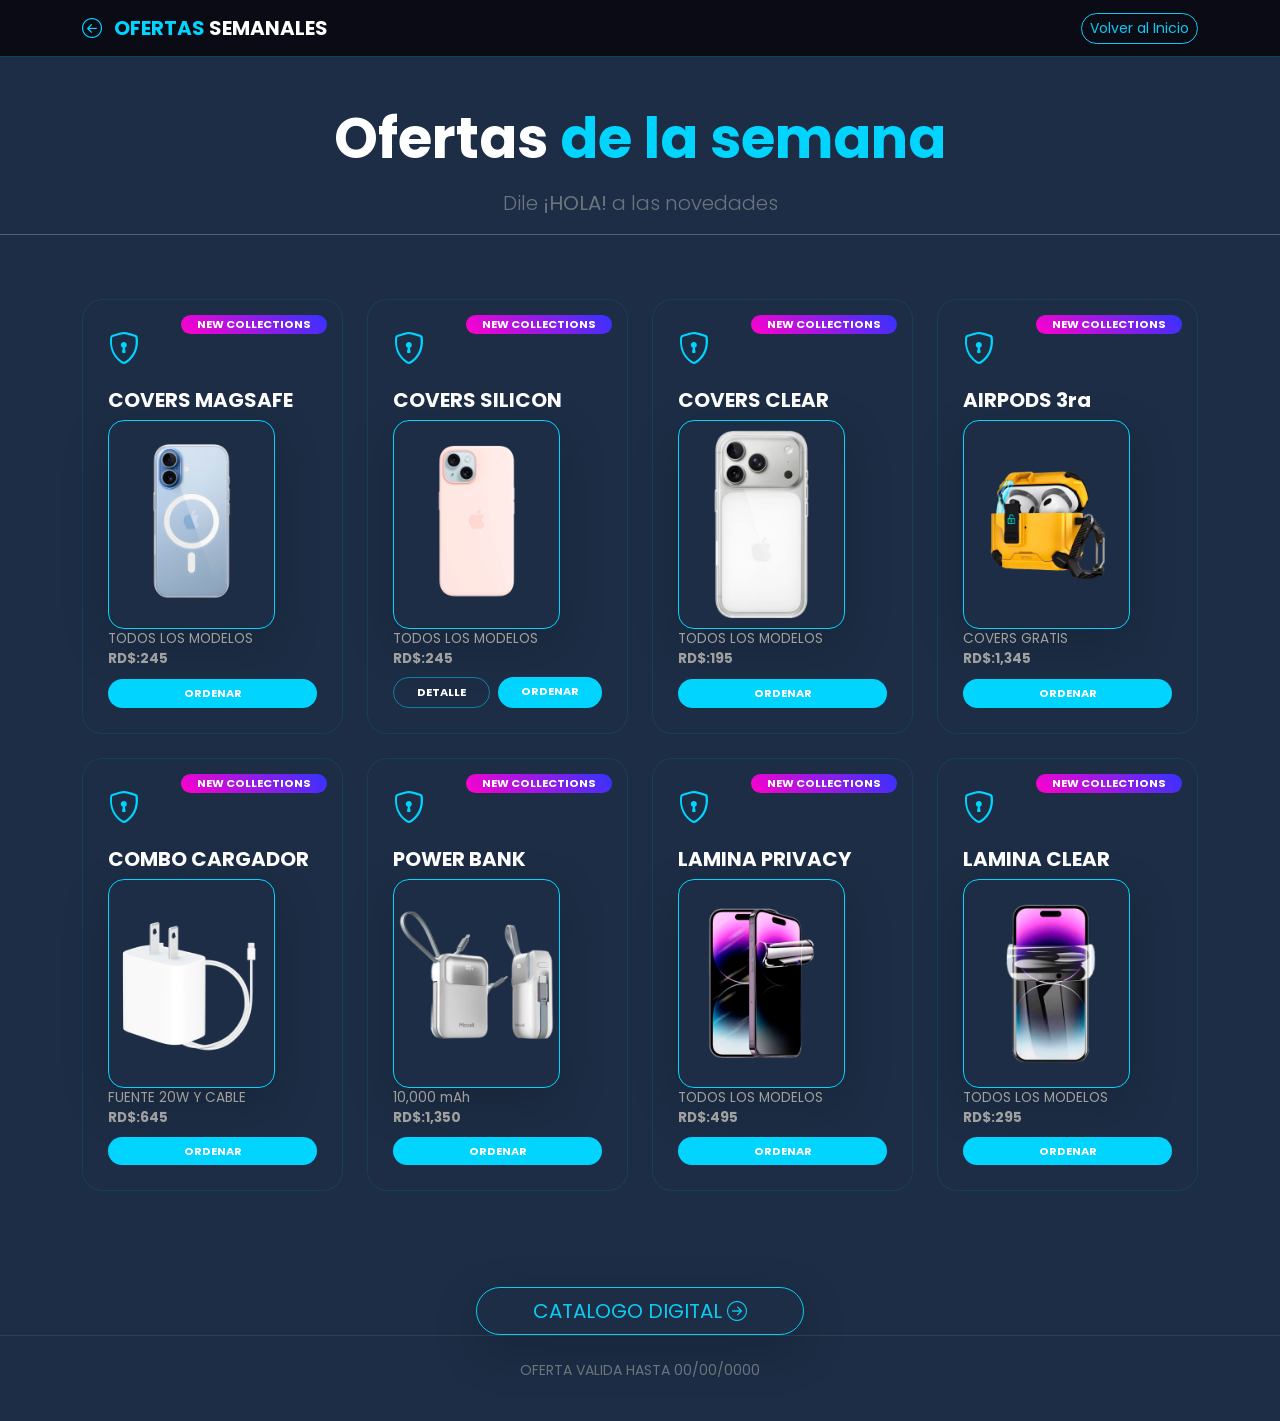
<file: ofertasemanales.html>
<!DOCTYPE html>
<html lang="es">
<head>
    <meta charset="UTF-8">
    <meta name="viewport" content="width=device-width, initial-scale=1.0">
    <title>Ofertas semanal | city case </title>
    
    <link href="https://cdn.jsdelivr.net/npm/bootstrap@5.3.0/dist/css/bootstrap.min.css" rel="stylesheet">
    <link rel="stylesheet" href="https://cdn.jsdelivr.net/npm/bootstrap-icons@1.11.1/font/bootstrap-icons.css">
    <link href="https://fonts.googleapis.com/css2?family=Poppins:wght@300;400;600;700&display=swap" rel="stylesheet">

    <style>
        :root {
            --azul-oscuro: rgb(28 45 69);
            --azul-brillante: #00d4ff;
            --glass: rgb(28 45 69);
        }

        body {
            font-family: 'Poppins', sans-serif;
            background-color: var(--azul-oscuro);
            color: white;
           
            background-size: cover;
            background-position: center;
            background-attachment: fixed;
        }

        .navbar {
            background-color: rgba(10, 10, 20, 0.95);
            border-bottom: 1px solid rgba(0, 212, 255, 0.3);
            backdrop-filter: blur(10px);
        }

        .career-card {
            background: var(--glass);
            border: 1px solid rgba(0, 212, 255, 0.1);
            border-radius: 20px;
            padding: 25px;
            height: 100%;
            transition: all 0.4s ease;
            backdrop-filter: blur(10px);
            position: relative;
            display: flex;
            flex-direction: column;
        }

        .career-card:hover {
            border-color: var(--azul-brillante);
            transform: translateY(-10px);
            background: rgba(0, 212, 255, 0.05);
            box-shadow: 0 10px 30px rgba(0, 212, 255, 0.2);
        }

        .badge-new {
            background: linear-gradient(45deg, #ff00cc, #3333ff);
            font-size: 0.7rem;
            position: absolute;
            top: 15px;
            right: 15px;
            z-index: 2;
        }

        .icon-box {
            font-size: 2rem;
            margin-bottom: 15px;
            color: var(--azul-brillante);
        }

        .stats-text { font-size: 0.85rem; color: #a0a0a0; }
        
        /* Estilos para los botones personalizados */
        .btn-detalle {
            border-color: rgba(0, 212, 255, 0.5);
            color: white;
            font-size: 0.7rem;
        }
        
        .btn-inscribirme {
            background-color: var(--azul-brillante);
            border: none;
            color: white;
            font-size: 0.7rem;
        }
    </style>
</head>
<body>

    <nav class="navbar navbar-expand-lg navbar-dark sticky-top">
        <div class="container">
            
                      <a class="navbar-brand fw-bold" href="sobre-citycase.html" style="color: var(--azul-brillante);"> <i class="bi bi-arrow-left-circle me-2"></i> OFERTAS <span class="text-white">SEMANALES</span></a>
            <div class="ms-auto">
               
            <a href="index.html" class="btn btn-outline-info btn-sm rounded-pill">Volver al Inicio</a>
        </div>
    </nav>

    <header class="py-5 text-center">
        <div class="container">
            <h1 class="display-4 fw-bold mb-3">Ofertas <span style="color: var(--azul-brillante);">de la semana</span></h1>
            <p class="lead text-secondary"> Dile <strong>¡HOLA!</strong> a las novedades </p> 
        </div>  <hr>
    </header>

    <main class="container pb-5">
        <div class="row g-4">
            
            <div class="col-md-4 col-lg-3">
                <div class="career-card">
                    <span class="badge badge-new rounded-pill px-3">NEW COLLECTIONS </span>
                    <div class="icon-box"><i class="bi bi-shield-lock"></i></div>
                    <h5 class="fw-bold">COVERS MAGSAFE</h5>
                      <img src="magsafe-16-normal.png" class="img-fluid rounded-4 shadow-lg" style="border: 1px solid var(--azul-brillante); max-width: 80%;" alt="Cyber Robot">
                    <p class="stats-text mb-0">TODOS LOS MODELOS</p>
                    <p class="stats-text mb-2"><strong>RD$:245</strong></p>
                    <div class="mt-auto d-flex gap-2">
                       
                      
                        <a href="contactos.html" class="btn btn-info rounded-pill fw-bold flex-fill btn-inscribirme">ORDENAR</a>
                    </div>
                </div>
            </div>

              <div class="col-md-4 col-lg-3">
                <div class="career-card">
                    <span class="badge badge-new rounded-pill px-3">NEW COLLECTIONS </span>
                    <div class="icon-box"><i class="bi bi-shield-lock"></i></div>
                    <h5 class="fw-bold">COVERS SILICON</h5>
                     <img src="rosa-15-normal.png" class="img-fluid rounded-4 shadow-lg" style="border: 1px solid var(--azul-brillante); max-width: 80%;" alt="Cyber Robot">
                    <p class="stats-text mb-0">TODOS LOS MODELOS</p>
                    <p class="stats-text mb-2"><strong>RD$:245</strong></p>
                    <div class="mt-auto d-flex gap-2">
                          <a href="imagenes.articulos.html" class="btn btn-outline-info rounded-pill fw-bold flex-fill btn-detalle">DETALLE</a>
                        <a href="contactos.html" class="btn btn-info rounded-pill fw-bold flex-fill btn-inscribirme">ORDENAR</a>
                    </div>
                </div>
            </div>

             <div class="col-md-4 col-lg-3">
                <div class="career-card">
                    <span class="badge badge-new rounded-pill px-3">NEW COLLECTIONS </span>
                    <div class="icon-box"><i class="bi bi-shield-lock"></i></div>
                    <h5 class="fw-bold">COVERS CLEAR</h5>
                      <img src="tranparente.png" class="img-fluid rounded-4 shadow-lg" style="border: 1px solid var(--azul-brillante); max-width: 80%;" alt="Cyber Robot">
                    <p class="stats-text mb-0">TODOS LOS MODELOS</p>
                    <p class="stats-text mb-2"><strong>RD$:195</strong></p>
                    <div class="mt-auto d-flex gap-2">
                        <a href="contactos.html" class="btn btn-info rounded-pill fw-bold flex-fill btn-inscribirme">ORDENAR</a>
                    </div>
                </div>
            </div>

            <div class="col-md-4 col-lg-3">
                <div class="career-card">
                    <span class="badge badge-new rounded-pill px-3">NEW COLLECTIONS </span>
                    <div class="icon-box"><i class="bi bi-shield-lock"></i></div>
                    <h5 class="fw-bold">AIRPODS 3ra</h5>
                    <img src="covers-airpods-pro-amarillo.png" class="img-fluid rounded-4 shadow-lg" style="border: 1px solid var(--azul-brillante); max-width: 80%;" alt="Cyber Robot">
                    <p class="stats-text mb-0">COVERS GRATIS</p>
                    <p class="stats-text mb-2"><strong>RD$:1,345</strong></p>
                    <div class="mt-auto d-flex gap-2">
                     <a href="contactos.html" class="btn btn-info rounded-pill fw-bold flex-fill btn-inscribirme">ORDENAR</a>
                    </div>
                </div>
            </div>

            <div class="col-md-4 col-lg-3">
                <div class="career-card">
                    <span class="badge badge-new rounded-pill px-3">NEW COLLECTIONS </span>
                    <div class="icon-box"><i class="bi bi-shield-lock"></i></div>
                    <h5 class="fw-bold">COMBO CARGADOR</h5>
                     <img src="combo-cargador.png" class="img-fluid rounded-4 shadow-lg" style="border: 1px solid var(--azul-brillante); max-width: 80%;" alt="Cyber Robot">
                    <p class="stats-text mb-0">FUENTE 20W Y CABLE</p>
                    <p class="stats-text mb-2"><strong>RD$:645</strong></p>
                    <div class="mt-auto d-flex gap-2">
                       
                       
                        <a href="contactos.html" class="btn btn-info rounded-pill fw-bold flex-fill btn-inscribirme">ORDENAR</a>
                    </div>
                </div>
            </div>

             <div class="col-md-4 col-lg-3">
                <div class="career-card">
                    <span class="badge badge-new rounded-pill px-3">NEW COLLECTIONS </span>
                    <div class="icon-box"><i class="bi bi-shield-lock"></i></div>
                    <h5 class="fw-bold">POWER BANK </h5>
                    <img src="power-bank-2.png" class="img-fluid rounded-4 shadow-lg" style="border: 1px solid var(--azul-brillante); max-width: 80%;" alt="Cyber Robot">
                    <p class="stats-text mb-0">10,000 mAh</p>
                    <p class="stats-text mb-2"><strong>RD$:1,350</strong></p>
                    <div class="mt-auto d-flex gap-2">
                        <a href="contactos.html" class="btn btn-info rounded-pill fw-bold flex-fill btn-inscribirme">ORDENAR</a>
                    </div>
                </div>
            </div>

             <div class="col-md-4 col-lg-3">
                <div class="career-card">
                    <span class="badge badge-new rounded-pill px-3">NEW COLLECTIONS </span>
                    <div class="icon-box"><i class="bi bi-shield-lock"></i></div>
                    <h5 class="fw-bold">LAMINA PRIVACY</h5>
                    <img src="privacy.png" class="img-fluid rounded-4 shadow-lg" style="border: 1px solid var(--azul-brillante); max-width: 80%;" alt="Cyber Robot">
                    <p class="stats-text mb-0">TODOS LOS MODELOS</p>
                    <p class="stats-text mb-2"><strong>RD$:495</strong></p>
                    <div class="mt-auto d-flex gap-2">
                    <a href="contactos.html" class="btn btn-info rounded-pill fw-bold flex-fill btn-inscribirme">ORDENAR</a>
                    </div>
                </div>
            </div>

            <div class="col-md-4 col-lg-3">
                <div class="career-card">
                    <span class="badge badge-new rounded-pill px-3">NEW COLLECTIONS </span>
                    <div class="icon-box"><i class="bi bi-shield-lock"></i></div>
                    <h5 class="fw-bold">LAMINA CLEAR</h5>
                    <img src="clear.png" class="img-fluid rounded-4 shadow-lg" style="border: 1px solid var(--azul-brillante); max-width: 80%;" alt="Cyber Robot">
                    <p class="stats-text mb-0">TODOS LOS MODELOS</p>
                    <p class="stats-text mb-2"><strong>RD$:295</strong></p>
                    <div class="mt-auto d-flex gap-2">
                       
                    <a href="contactos.html" class="btn btn-info rounded-pill fw-bold flex-fill btn-inscribirme">ORDENAR</a>
                    </div>
                </div>
            </div>
            </div>

  
        </div>

    </main>


<div class="text-center mt-5">
                    <a href="imagenes.articulos.html" class="btn btn-outline-info btn-lg px-5 rounded-pill shadow-lg">
                        <i class="bi bi-arrow--circle me-2"></i> CATALOGO DIGITAL <i class="bi bi-arrow-right-circle me-2"></i>
                    </a>


    <footer class="py-4 text-center text-secondary border-top border-secondary border-opacity-25">
        <p class="small"> OFERTA VALIDA HASTA 00/00/0000</p>
    </footer>


    

    <script src="https://cdn.jsdelivr.net/npm/bootstrap@5.3.0/dist/js/bootstrap.bundle.min.js"></script>
</body>
</html>
</file>
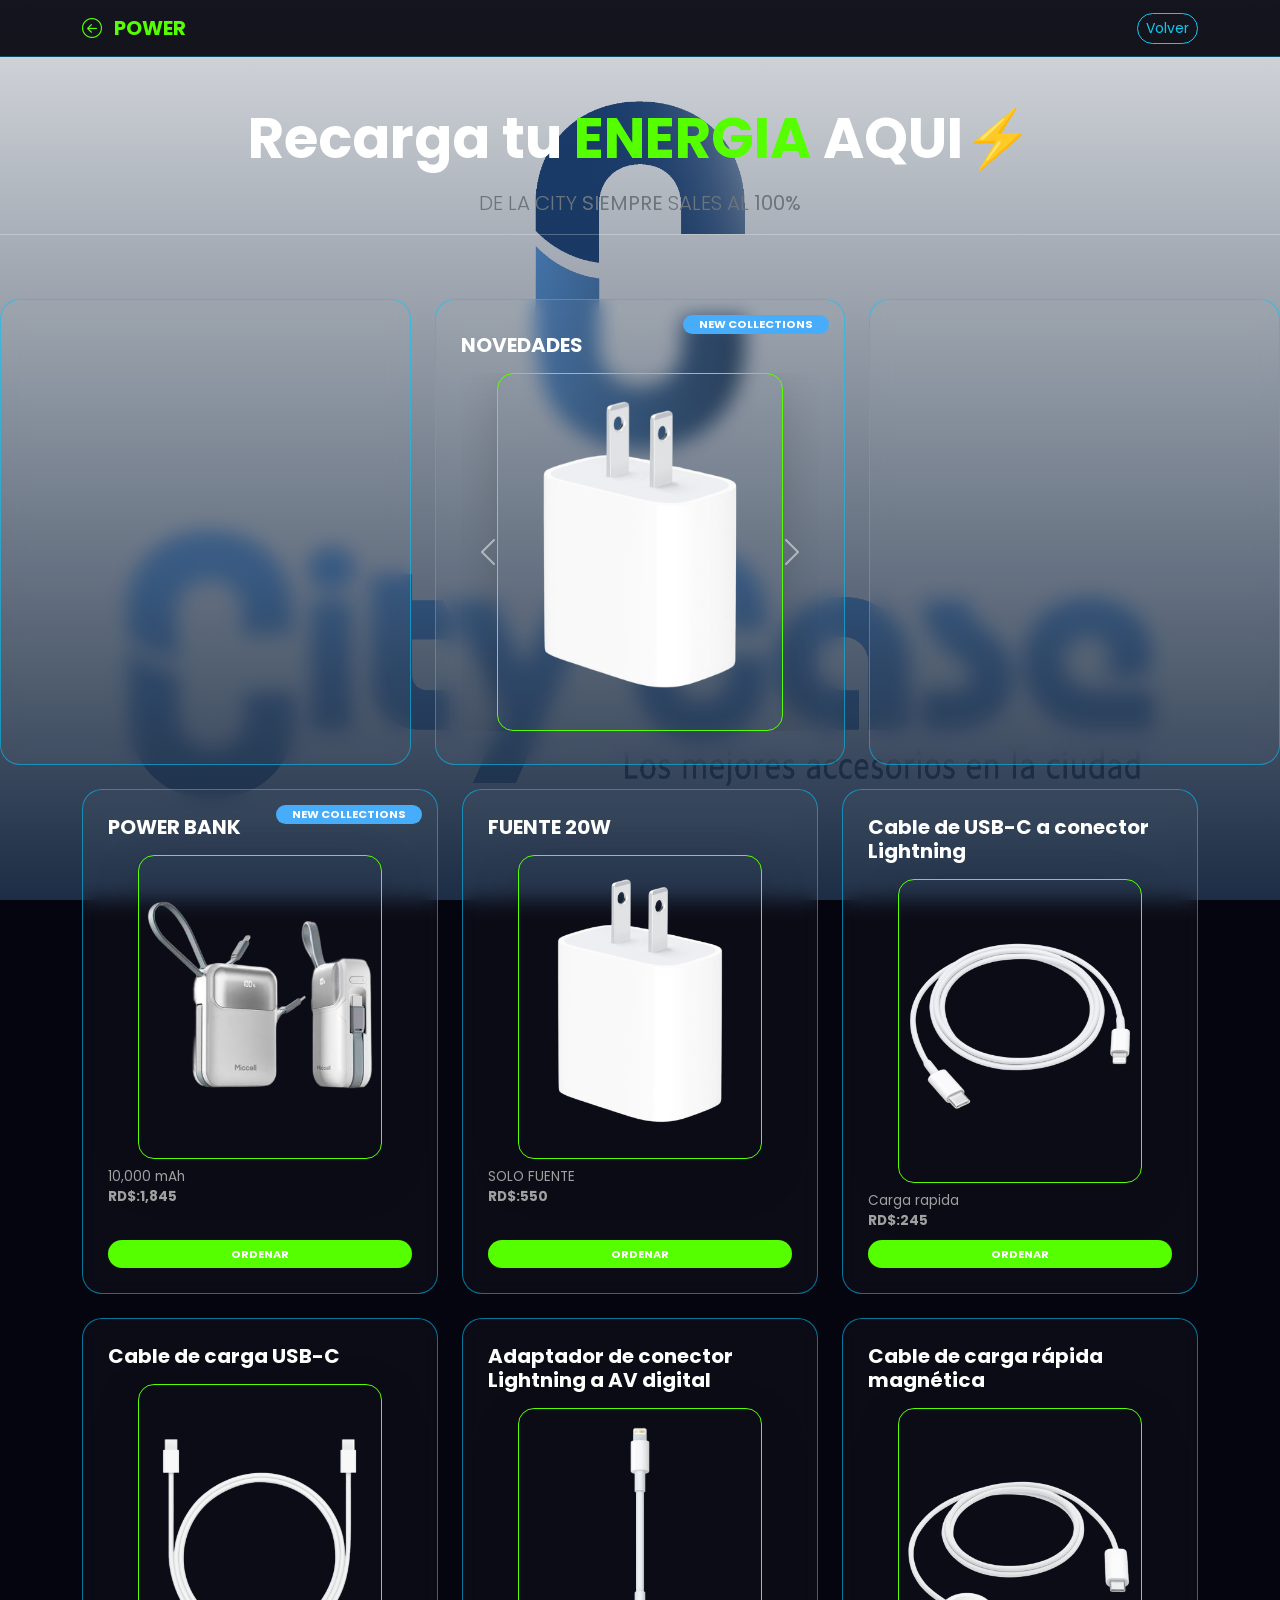
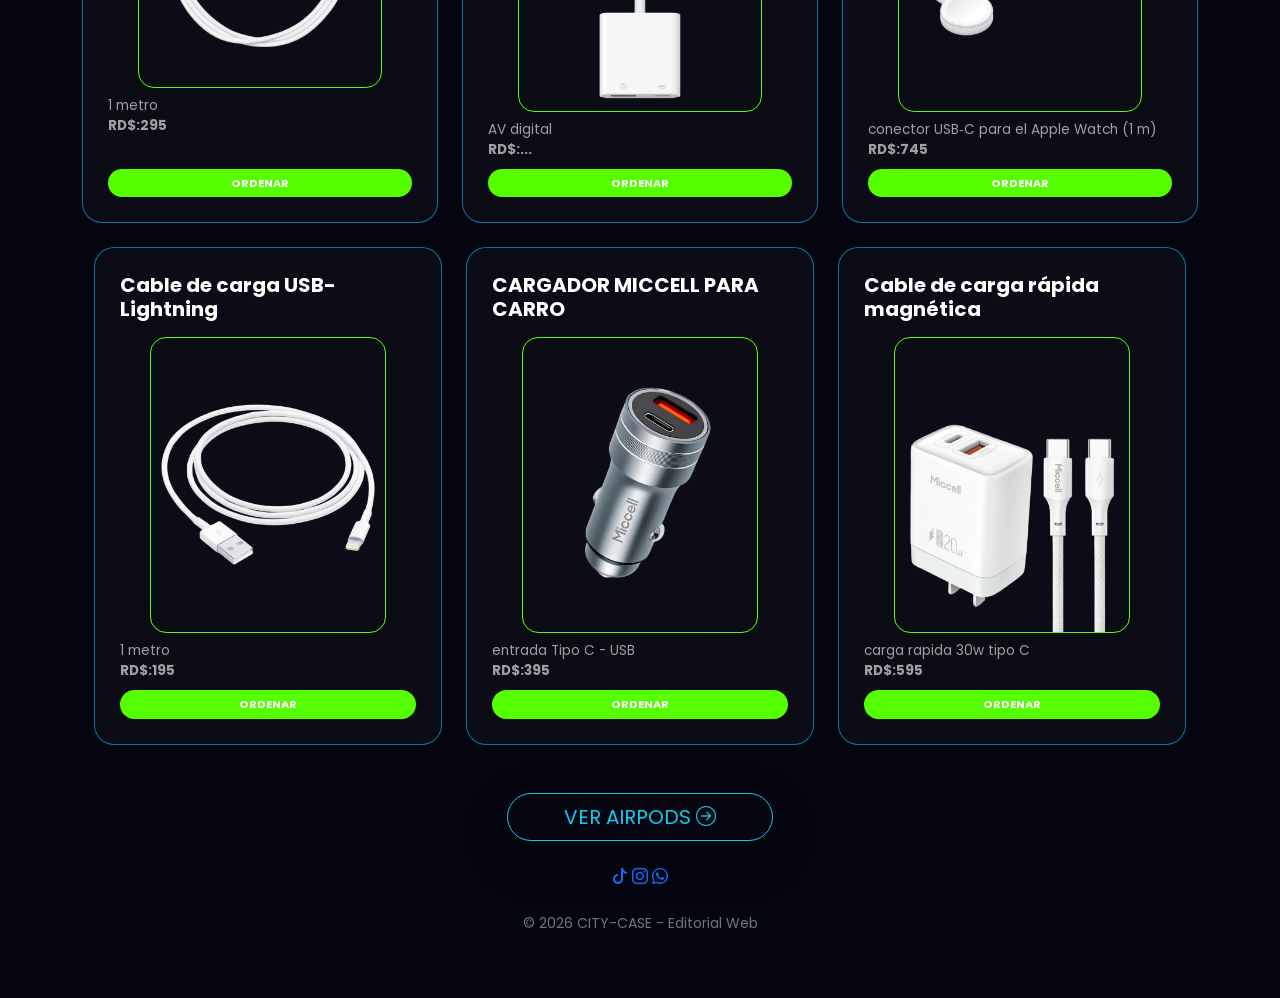
<file: power.html>
<!DOCTYPE html>
<html lang="es">
<head>
    <meta charset="UTF-8">
    <meta name="viewport" content="width=device-width, initial-scale=1.0">
    <title>power / </title>
    
    <link href="https://cdn.jsdelivr.net/npm/bootstrap@5.3.0/dist/css/bootstrap.min.css" rel="stylesheet">
    <link rel="stylesheet" href="https://cdn.jsdelivr.net/npm/bootstrap-icons@1.11.1/font/bootstrap-icons.css">
    <link href="https://fonts.googleapis.com/css2?family=Poppins:wght@300;400;600;700&display=swap" rel="stylesheet">

    <style>
        :root {
            --azul-oscuro: #050510;
            --azul-brillante: #55ff00;
            --glass: rgba(255, 255, 255, 0.03);
        }

        body {
            font-family: 'Poppins', sans-serif;
            background-color: var(--azul-oscuro);
            color: white;
            background-image: linear-gradient(rgba(28, 45, 69, 0.16), rgb(28 45 69)), url(logo\ city\ case.png);
            background-size: cover;
            background-position: center;
            background-attachment: fixed;
        }

        .navbar {
            background-color: rgba(10, 10, 20, 0.95);
            border-bottom: 1px solid rgba(0, 212, 255, 0.3);
            backdrop-filter: blur(10px);
        }

        .career-card {
            background: var(--glass);
            border: 1px solid rgba(0, 200, 255, 0.566);
            border-radius: 20px;
            padding: 25px;
            height: 100%;
            transition: all 0.4s ease;
            backdrop-filter: blur(10px);
            position: relative;
            display: flex;
            flex-direction: column;
        }

        .career-card:hover {
            border-color: var(--azul-brillante);
            transform: translateY(-10px);
            background: rgba(0, 212, 255, 0.05);
            box-shadow: 0 10px 30px rgba(0, 212, 255, 0.2);
        }

        .badge-new {
            background: linear-gradient(45deg, rgb(71, 172, 250), rgb(71, 172, 250));
            font-size: 0.7rem;
            position: absolute;
            top: 15px;
            right: 15px;
            z-index: 2;
        }

        .icon-box {
            font-size: 2rem;
            margin-bottom: 15px;
            color: var(--azul-brillante);
        }

        .stats-text { font-size: 0.85rem; color: #a0a0a0; }
        
        /* Estilos para los botones personalizados */
        .btn-detalle {
            border-color: rgba(0, 212, 255, 0.5);
            color: white;
            font-size: 0.7rem;
        }
        
        .btn-inscribirme {
            background-color: var(--azul-brillante);
            border: none;
            color: white;
            font-size: 0.7rem;
        }
    </style>
</head>
<body>

    <nav class="navbar navbar-expand-lg navbar-dark sticky-top">
        <div class="container">
            <a class="navbar-brand fw-bold" href="index.html" style="color: var(--azul-brillante);"> <i class="bi bi-arrow-left-circle me-2"></i>
                <i ></i> POWER 
            <a href="index.html" class="btn btn-outline-info btn-sm rounded-pill">Volver</a>
        </div>
    </nav>


 <header class="py-5 text-center">
        <div class="container">
            <h1 class="display-4 fw-bold mb-3">Recarga tu <span style="color: var(--azul-brillante);">ENERGIA</span> AQUI⚡</h1>
            <p class="lead text-secondary">DE LA CITY <strong>SIEMPRE</strong> SALES AL <strong>100%</strong></p> 
        </div>  <hr>
    </header>





<div class="row g-4 align-items-stretch">
    <!-- IZQUIERDA (Posición 1) -->
    <div class="col-12 col-md-4 order-md-1">
        <div class="career-card d-flex flex-column h-100">
            <!-- Contenido de tu primera tarjeta -->
        </div>
    </div>

    <!-- CENTRO (Posición 2 - Carrusel) -->
    <div class="col-12 col-md-4 order-md-2">
        <div class="career-card d-flex flex-column h-100">
            <span class="badge badge-new rounded-pill px-3">NEW COLLECTIONS</span>
            <h5 class="fw-bold mt-2">NOVEDADES</h5>
            
            <div id="carruselCard" class="carousel slide my-2" data-bs-ride="carousel">
                <div class="carousel-inner">
                    <div class="carousel-item active">
                        <img src="cabecita.png"class="img-fluid rounded-4 shadow-lg mx-auto d-block" style="border: 1px solid var(--azul-brillante); max-width: 80%;" alt="Covers Silicon">
                    </div>
                    <div class="carousel-item">
                        <img src="cable-iphone.png" class="img-fluid rounded-4 shadow-lg mx-auto d-block" style="border: 1px solid var(--azul-brillante); max-width: 80%;" alt="Covers Silicon">
                    </div>
                    <div class="carousel-item">
                        <img src="power-bank-2.png" class="img-fluid rounded-4 shadow-lg mx-auto d-block" style="border: 1px solid var(--azul-brillante); max-width: 80%;" alt="Covers Silicon">
                    </div>
                </div>
                <button class="carousel-control-prev" type="button" data-bs-target="#carruselCard" data-bs-slide="prev">
                    <span class="carousel-control-prev-icon" aria-hidden="true"></span>
                </button>
                <button class="carousel-control-next" type="button" data-bs-target="#carruselCard" data-bs-slide="next">
                    <span class="carousel-control-next-icon" aria-hidden="true"></span>
                </button>
            </div>
        </div>
    </div>

    <!-- DERECHA (Posición 3) -->
    <div class="col-12 col-md-4 order-md-3">
        <div class="career-card d-flex flex-column h-100">
            <!-- Contenido de tu tercera tarjeta -->
        </div>
    </div>
</div>







<div class="container my-4">
    <div class="row g-4 justify-content-center">
        
        <!-- TARJETA 1 -->
        <div class="col-12 col-md-4">
            <div class="career-card d-flex flex-column h-100">
                <span class="badge badge-new rounded-pill px-3">NEW COLLECTIONS</span>
               
                <h5 class="fw-bold">POWER BANK</h5>
                <img src="power-bank-2.png" class="img-fluid rounded-4 shadow-lg mx-auto my-2" style="border: 1px solid var(--azul-brillante); max-width: 80%;" alt="AirPods 3ra">
                <p class="stats-text mb-0">10,000 mAh</p>
                <p class="stats-text mb-2"><strong>RD$:1,845</strong></p>
                <div class="mt-auto d-flex gap-2">
                <a href="contactos.html" class="btn btn-info rounded-pill fw-bold flex-fill btn-inscribirme">ORDENAR</a>
                </div>
            </div>
        </div>

        <!-- TARJETA 2 -->
        <div class="col-12 col-md-4">
            <div class="career-card d-flex flex-column h-100">
                <h5 class="fw-bold">FUENTE 20W</h5>
                <img src="cabecita.png" class="img-fluid rounded-4 shadow-lg mx-auto my-2" style="border: 1px solid var(--azul-brillante); max-width: 80%;" alt="AirPods 3ra">
                <p class="stats-text mb-0">SOLO FUENTE</p>
                <p class="stats-text mb-2"><strong>RD$:550</strong></p>
                <div class="mt-auto d-flex gap-2">
                    <a href="contactos.html" class="btn btn-info rounded-pill fw-bold flex-fill btn-inscribirme">ORDENAR</a>
                </div>
            </div>
        </div>

        <!-- TARJETA 3 -->
        <div class="col-12 col-md-4">
            <div class="career-card d-flex flex-column h-100">
                <h5 class="fw-bold">Cable de USB-C a conector Lightning</h5>
                <img src="cable-iphone.png" class="img-fluid rounded-4 shadow-lg mx-auto my-2" style="border: 1px solid var(--azul-brillante); max-width: 80%;" alt="AirPods 3ra">
                <p class="stats-text mb-0">Carga rapida</p>
                <p class="stats-text mb-2"><strong>RD$:245</strong></p>
                <div class="mt-auto d-flex gap-2">
                    <a href="contactos.html" class="btn btn-info rounded-pill fw-bold flex-fill btn-inscribirme">ORDENAR</a>
                </div>
            </div>
        </div>



<div class="container my-4">
    <div class="row g-4 justify-content-center">
        
        <!-- TARJETA 1 -->
        <div class="col-12 col-md-4">
            <div class="career-card d-flex flex-column h-100">
           
                <h5 class="fw-bold">Cable de carga USB-C</h5>
                <img src="cable-tipo-c.png" class="img-fluid rounded-4 shadow-lg mx-auto my-2" style="border: 1px solid var(--azul-brillante); max-width: 80%;" alt="AirPods 3ra">
                <p class="stats-text mb-0">1 metro</p>
                <p class="stats-text mb-2"><strong>RD$:295</strong></p>
                <div class="mt-auto d-flex gap-2">
                <a href="contactos.html" class="btn btn-info rounded-pill fw-bold flex-fill btn-inscribirme">ORDENAR</a>
                </div>
            </div>
        </div>



        <!-- TARJETA 2 -->
        <div class="col-12 col-md-4">
            <div class="career-card d-flex flex-column h-100">
                <h5 class="fw-bold">Adaptador de conector Lightning a AV digital </h5>
                <img src="adaptador-iphone.png" class="img-fluid rounded-4 shadow-lg mx-auto my-2" style="border: 1px solid var(--azul-brillante); max-width: 80%;" alt="AirPods 3ra">
                <p class="stats-text mb-0">AV digital </p>
                <p class="stats-text mb-2"><strong>RD$:...</strong></p>
                <div class="mt-auto d-flex gap-2">
                    <a href="contactos.html" class="btn btn-info rounded-pill fw-bold flex-fill btn-inscribirme">ORDENAR</a>
                </div>
            </div>
        </div>

        <!-- TARJETA 3 -->
        <div class="col-12 col-md-4">
            <div class="career-card d-flex flex-column h-100">
                <h5 class="fw-bold">Cable de carga rápida magnética </h5>
                <img src="cargador-apple-watch.png" class="img-fluid rounded-4 shadow-lg mx-auto my-2" style="border: 1px solid var(--azul-brillante); max-width: 80%;" alt="AirPods 3ra">
                <p class="stats-text mb-0">conector USB‑C para el Apple Watch (1 m)</p>
                <p class="stats-text mb-2"><strong>RD$:745</strong></p>
                <div class="mt-auto d-flex gap-2">
                    <a href="contactos.html" class="btn btn-info rounded-pill fw-bold flex-fill btn-inscribirme">ORDENAR</a>
                </div>
            </div>
        </div>

    </div>







    <div class="container my-4">
    <div class="row g-4 justify-content-center">
        
        <!-- TARJETA 1 -->
        <div class="col-12 col-md-4">
            <div class="career-card d-flex flex-column h-100">
           
                <h5 class="fw-bold">Cable de carga USB-Lightning</h5>
                <img src="cable-usb.png" class="img-fluid rounded-4 shadow-lg mx-auto my-2" style="border: 1px solid var(--azul-brillante); max-width: 80%;" alt="AirPods 3ra">
                <p class="stats-text mb-0">1 metro</p>
                <p class="stats-text mb-2"><strong>RD$:195</strong></p>
                <div class="mt-auto d-flex gap-2">
                <a href="contactos.html" class="btn btn-info rounded-pill fw-bold flex-fill btn-inscribirme">ORDENAR</a>
                </div>
            </div>
        </div>



        <!-- TARJETA 2 -->
        <div class="col-12 col-md-4">
            <div class="career-card d-flex flex-column h-100">
                <h5 class="fw-bold">CARGADOR MICCELL PARA CARRO </h5>
                <img src="fuente-carro.png" class="img-fluid rounded-4 shadow-lg mx-auto my-2" style="border: 1px solid var(--azul-brillante); max-width: 80%;" alt="AirPods 3ra">
                <p class="stats-text mb-0">entrada Tipo C - USB </p>
                <p class="stats-text mb-2"><strong>RD$:395</strong></p>
                <div class="mt-auto d-flex gap-2">
                    <a href="contactos.html" class="btn btn-info rounded-pill fw-bold flex-fill btn-inscribirme">ORDENAR</a>
                </div>
            </div>
        </div>

        <!-- TARJETA 3 -->
        <div class="col-12 col-md-4">
            <div class="career-card d-flex flex-column h-100">
                <h5 class="fw-bold">Cable de carga rápida magnética </h5>
                <img src="cargador-completo-miccell.png" class="img-fluid rounded-4 shadow-lg mx-auto my-2" style="border: 1px solid var(--azul-brillante); max-width: 80%;" alt="AirPods 3ra">
                <p class="stats-text mb-0">carga rapida 30w tipo C</p>
                <p class="stats-text mb-2"><strong>RD$:595</strong></p>
                <div class="mt-auto d-flex gap-2">
                    <a href="contactos.html" class="btn btn-info rounded-pill fw-bold flex-fill btn-inscribirme">ORDENAR</a>
                </div>
            </div>
        </div>

    </div>
</div>

<div class="text-center mt-5">
                    <a href="airpods.html" class="btn btn-outline-info btn-lg px-5 rounded-pill shadow-lg">
                        <i class="bi bi-arrow--circle me-2"></i>VER AIRPODS <i class="bi bi-arrow-right-circle me-2"></i>
                    </a>

<footer>
        <div class="container text-center">
          
            <div class="my-4">
                <a href="https://www.tiktok.com/@city_caserd?_r=1&_t=ZS-9BegWLtzsgf" class="social-icon"><i class="bi bi-tiktok"></i></a>
                <a href="https://www.instagram.com/city_caserd/?hl=es" class="social-icon"><i class="bi bi-instagram"></i></a>
                <a href="https://wa.me/c/18099789417" class="social-icon"><i class="bi bi-whatsapp"></i></a>
            </div>

            
            <p class="small text-secondary">©   2026 CITY-CASE - Editorial Web</p>
        </div>
    </footer>

    <script src="https://cdn.jsdelivr.net/npm/bootstrap@5.3.0/dist/js/bootstrap.bundle.min.js"></script>
</body>
</html>
</file>
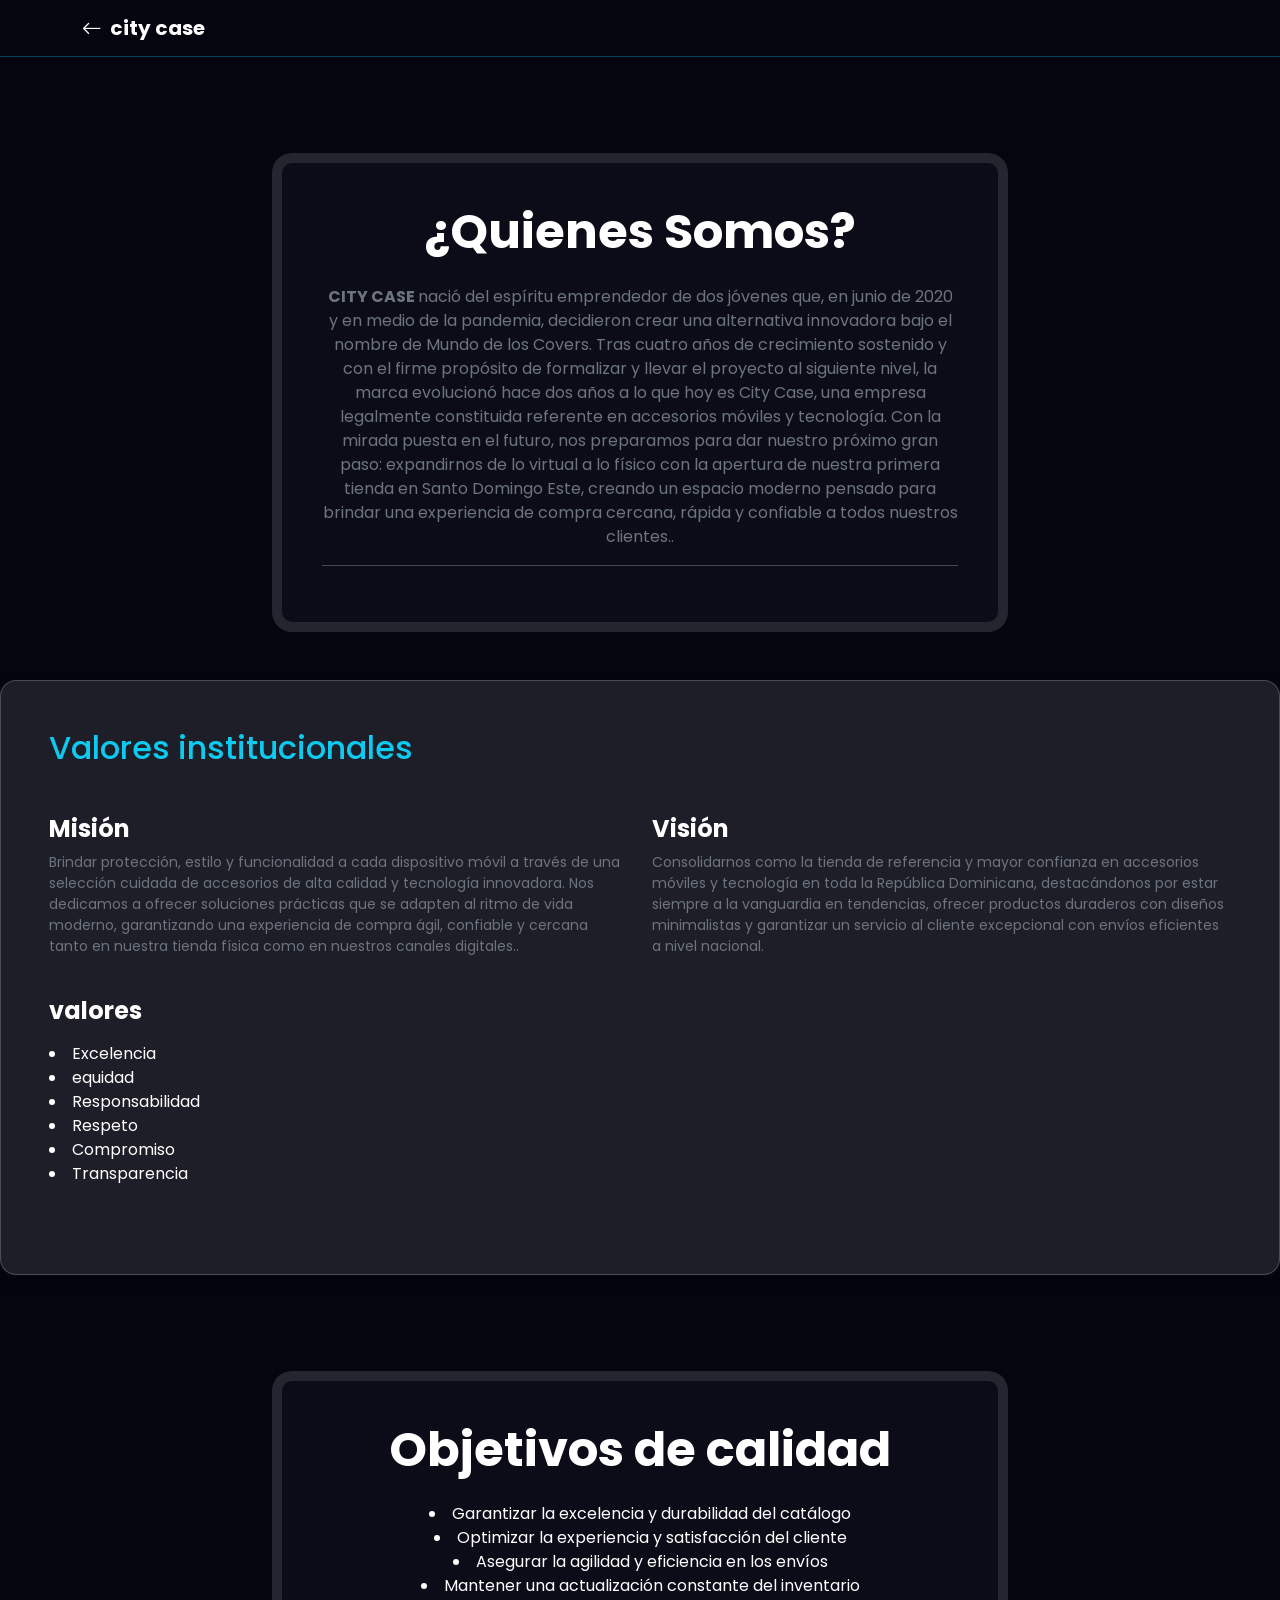
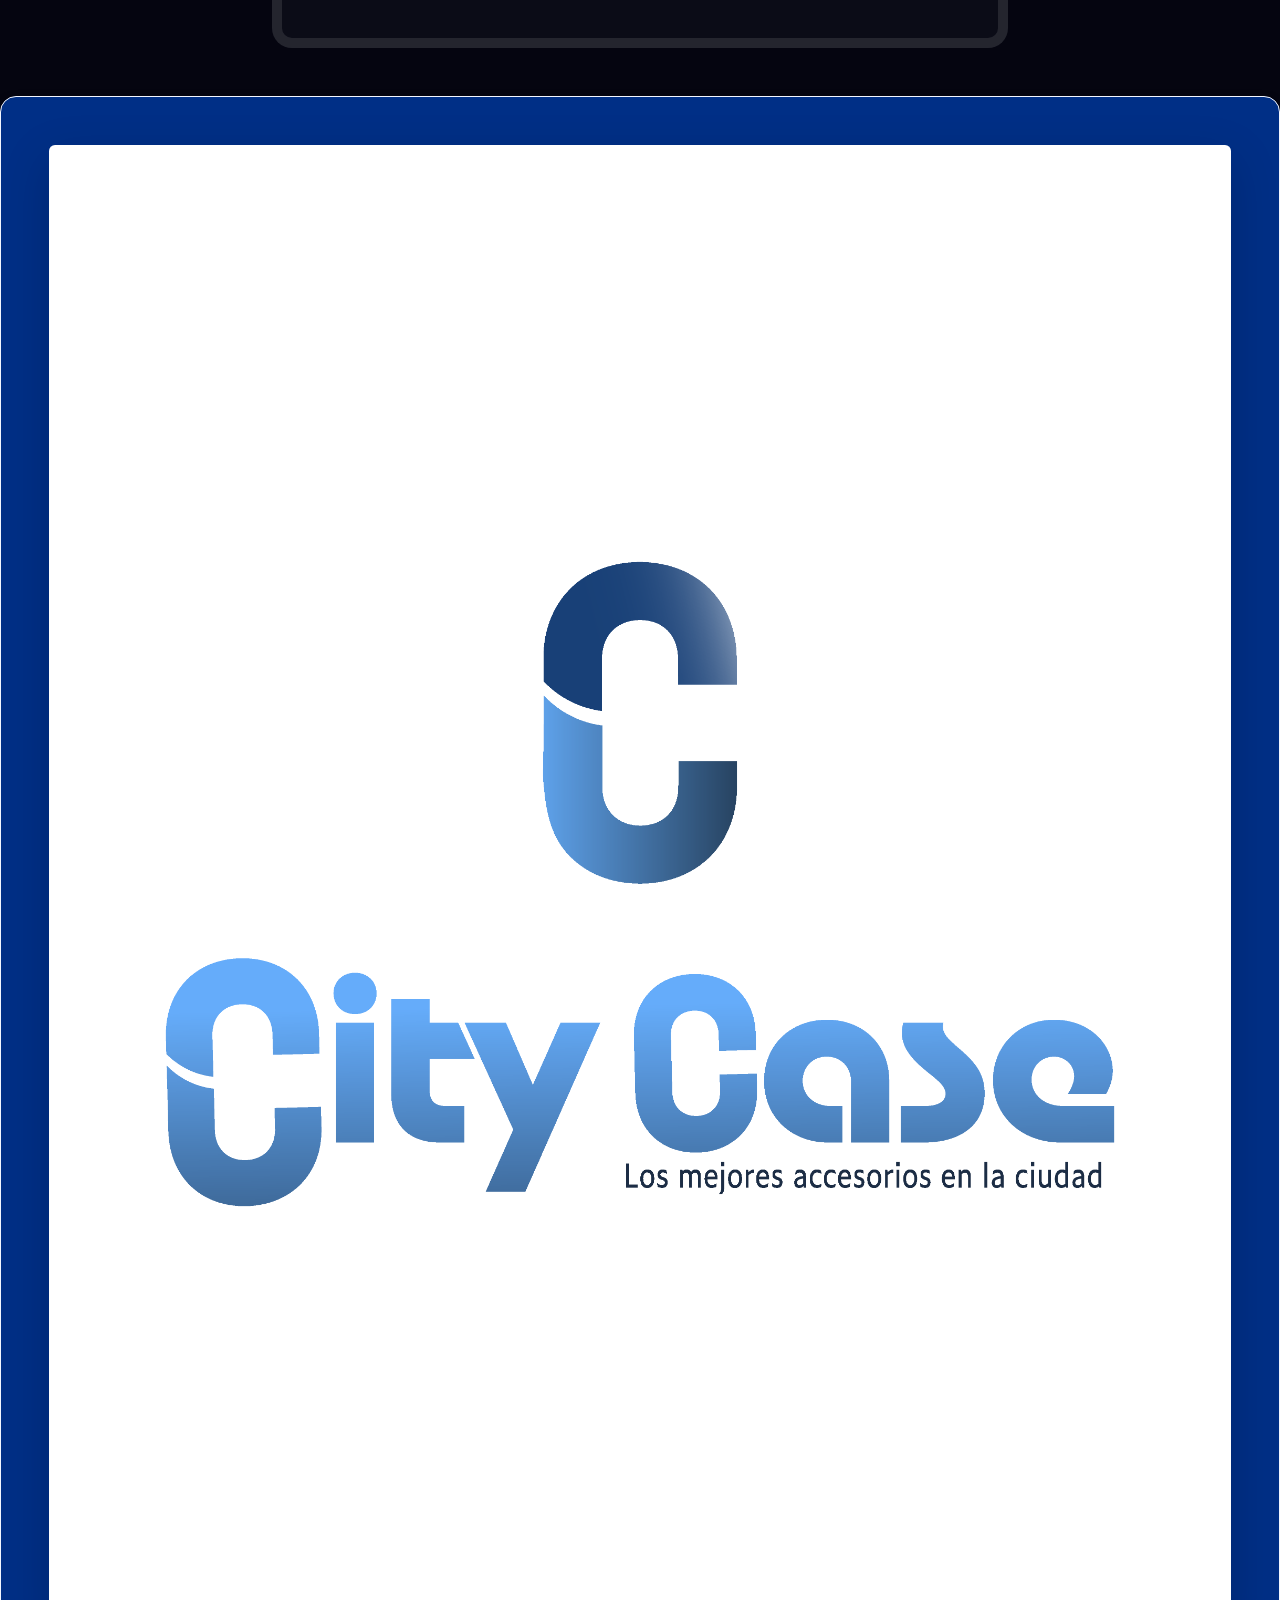
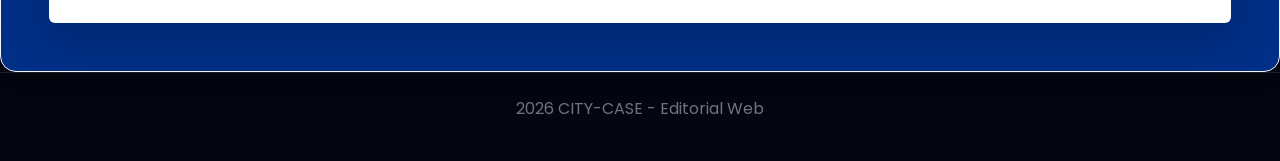
<file: sobre-CITYCASE.html>
<!DOCTYPE html>
<html lang="es">
<head>
    <meta charset="UTF-8">
    <meta name="viewport" content="width=device-width, initial-scale=1.0">
    <title>Sobre  | city case </title>
    <link href="https://cdn.jsdelivr.net/npm/bootstrap@5.3.0/dist/css/bootstrap.min.css" rel="stylesheet">
    <link rel="stylesheet" href="https://cdn.jsdelivr.net/npm/bootstrap-icons@1.11.1/font/bootstrap-icons.css">
    <link href="https://fonts.googleapis.com/css2?family=Poppins:wght@400;600;700&display=swap" rel="stylesheet">
    <style>
        body { font-family: 'Poppins', sans-serif; background-color: #050510; color: white; }
        .navbar { background-color: rgba(0,212,255 0.95); border-bottom: 1px solid rgba(0, 212, 255, 0.3); }
        .info-card { background: rgba(225, 229, 255, 0.03); border: 10px solid rgba(255, 255, 255, 0.1); border-radius: 20px; padding: 40px; }
        .highlight { color: #ffffff; font-weight: bold; }
    </style>
</head>
<body>

    <nav class="navbar navbar-expand-lg navbar-dark sticky-top">
        <div class="container">
            <a class="navbar-brand fw-bold" href="index.html" style="color: #ffffff;">
                <i class="bi bi-arrow-left me-2"></i>city case  
            </a>
        </div>
    </nav>
    

    <section class="py-5">
        <div class="container mt-5">
            <div class="row justify-content-center">
                <div class="col-lg-8 text-center">
                    <div class="info-card">
                        <h1 class="display-5 fw-bold mb-4">¿Quienes <span class="highlight">Somos</span>?</h1>
                        <p class="text-secondary"> <strong>CITY CASE </strong>  nació del espíritu emprendedor de dos jóvenes que, en junio de 2020 y en medio de la pandemia,
                        decidieron crear una alternativa innovadora bajo el nombre de Mundo de los Covers. Tras cuatro años de crecimiento sostenido y con el firme propósito de
                        formalizar y llevar el proyecto al siguiente nivel, la marca evolucionó hace dos años a lo que hoy es City Case, una empresa legalmente constituida referente
                        en accesorios móviles y tecnología. Con la mirada puesta en el futuro, nos preparamos para dar nuestro próximo gran paso: expandirnos de lo virtual a lo físico
                        con la apertura de nuestra primera tienda en Santo Domingo Este, creando un espacio moderno pensado para brindar una experiencia de compra cercana, rápida y 
                        confiable a todos nuestros clientes..</p>
                        <hr>
                    
    </section>

<div style="background: rgba(255, 255, 255, 0.1); border: 1px solid rgba(255, 255, 255, 0.2); backdrop-filter: blur(10px); color: white;" class="p-5 rounded-4 shadow">
    <h2 class="text-info">Valores institucionales</h2>
      <div class="row mt-5">
                            <div class="col-md-6 mb-4">
                                <h4 class="highlight">Misión</h4>
                                <p class="small text-secondary">Brindar protección, estilo y funcionalidad a cada dispositivo móvil a través de una selección cuidada de accesorios de alta calidad y tecnología innovadora. Nos dedicamos a ofrecer soluciones prácticas que se adapten al ritmo de vida moderno, garantizando una experiencia de compra ágil, 
                                    confiable y cercana tanto en nuestra tienda física como en nuestros canales digitales..</p>
                            </div>
                            <div class="col-md-6 mb-4">
                                <h4 class="highlight">Visión</h4>
                                <p class="small text-secondary">Consolidarnos como la tienda de referencia y mayor confianza en accesorios móviles y tecnología en toda la República Dominicana, destacándonos por estar siempre a la vanguardia en tendencias, ofrecer productos duraderos con diseños minimalistas
                                    y garantizar un servicio al cliente excepcional con envíos eficientes a nivel nacional.</p>
                            </div>
                             <div class="col-md-6 mb-4">
                                <h4 class="highlight">valores</h4>
                                <p class="small text-secondary">
                                    <li>Excelencia</li>
                                    <li>equidad</li>
                                    <li>Responsabilidad</li>
                                    <li>Respeto</li>
                                    <li>Compromiso</li>
                                    <li>Transparencia</li>

                                </p>
                        </div>
                    </div>
                </div>
            </div>
        </div>
    </section>
</div>
  <section class="py-5">
        <div class="container mt-5">
            <div class="row justify-content-center">
                <div class="col-lg-8 text-center">
                    <div class="info-card">
                        <h1 class="display-5 fw-bold mb-4">Objetivos de  <span class="highlight">calidad</span></h1>
                        <li>Garantizar la excelencia y durabilidad del catálogo</li>
                        <li>Optimizar la experiencia y satisfacción del cliente</li>
                        <li>Asegurar la agilidad y eficiencia en los envíos</li>
                        <li>Mantener una actualización constante del inventario</li>
                    
    </section>

<div style="background: rgb(0, 47, 134); border: 1px solid rgb(243, 246, 255); backdrop-filter: blur(10px); color: rgba(255, 255, 255, 0.938);" class="p-5 rounded-4 shadow">
 

      
        <img src="logo city case.png" class="img-fluid rounded shadow-lg" alt="Imagen">
      </div>

    </div>
  </div>

</div>
</section>
   

 <footer class="py-4 text-center text-secondary border-top border-secondary border-opacity-25">
         2026 CITY-CASE - Editorial Web</p>
    </footer>

</html>
</file>
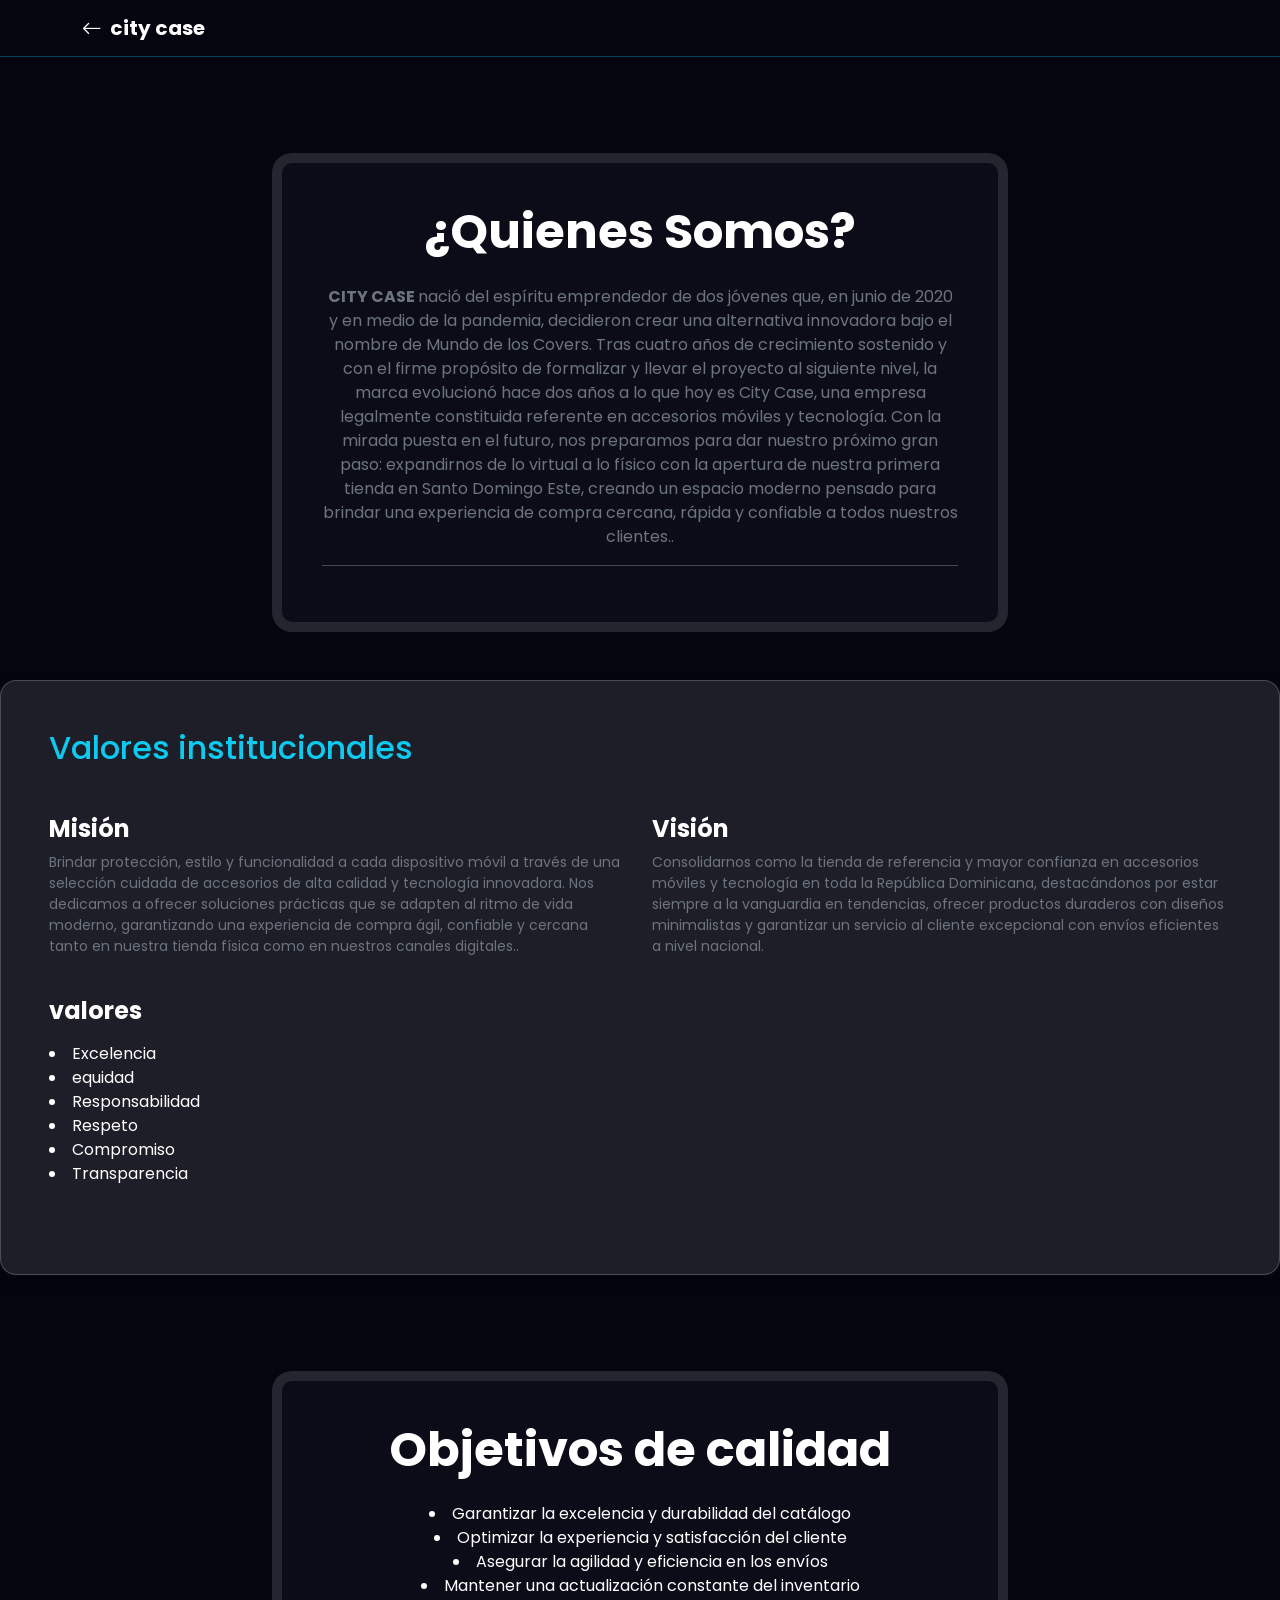
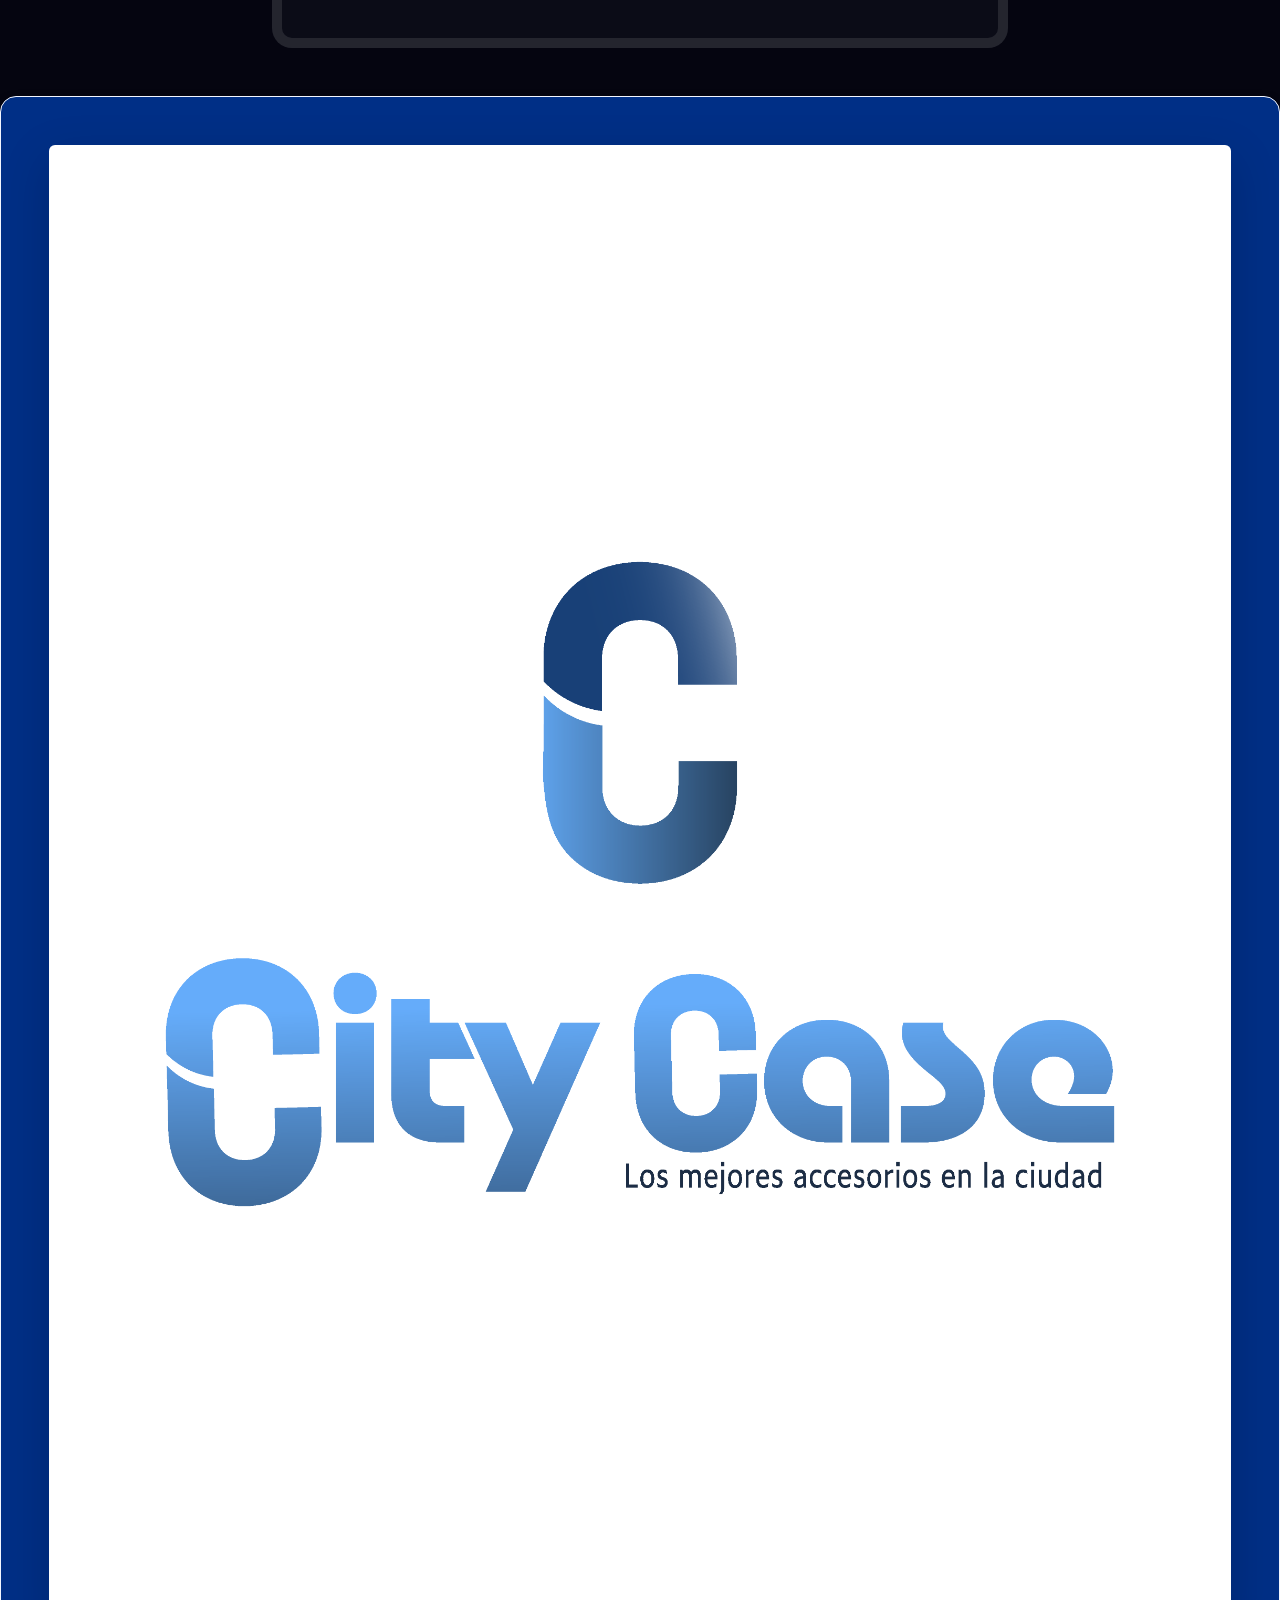
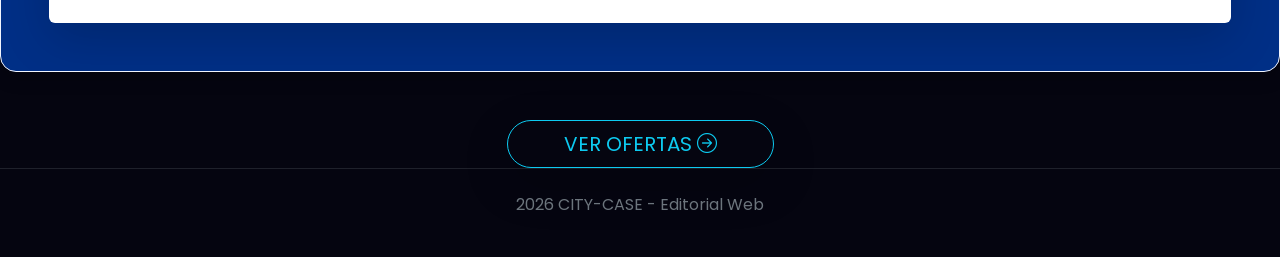
<file: sobre-citycase.html>
<!DOCTYPE html>
<html lang="es">
<head>
    <meta charset="UTF-8">
    <meta name="viewport" content="width=device-width, initial-scale=1.0">
    <title>Sobre  | city case </title>
    <link href="https://cdn.jsdelivr.net/npm/bootstrap@5.3.0/dist/css/bootstrap.min.css" rel="stylesheet">
    <link rel="stylesheet" href="https://cdn.jsdelivr.net/npm/bootstrap-icons@1.11.1/font/bootstrap-icons.css">
    <link href="https://fonts.googleapis.com/css2?family=Poppins:wght@400;600;700&display=swap" rel="stylesheet">
    <style>
        body { font-family: 'Poppins', sans-serif; background-color: #050510; color: white; }
        .navbar { background-color: rgba(0,212,255 0.95); border-bottom: 1px solid rgba(0, 212, 255, 0.3); }
        .info-card { background: rgba(225, 229, 255, 0.03); border: 10px solid rgba(255, 255, 255, 0.1); border-radius: 20px; padding: 40px; }
        .highlight { color: #ffffff; font-weight: bold; }
    </style>
</head>
<body>

    <nav class="navbar navbar-expand-lg navbar-dark sticky-top">
        <div class="container">
            <a class="navbar-brand fw-bold" href="index.html" style="color: #ffffff;">
                <i class="bi bi-arrow-left me-2"></i>city case  
            </a>
        </div>
    </nav>
    

    <section class="py-5">
        <div class="container mt-5">
            <div class="row justify-content-center">
                <div class="col-lg-8 text-center">
                    <div class="info-card">
                        <h1 class="display-5 fw-bold mb-4">¿Quienes <span class="highlight">Somos</span>?</h1>
                        <p class="text-secondary"> <strong>CITY CASE </strong>  nació del espíritu emprendedor de dos jóvenes que, en junio de 2020 y en medio de la pandemia,
                        decidieron crear una alternativa innovadora bajo el nombre de Mundo de los Covers. Tras cuatro años de crecimiento sostenido y con el firme propósito de
                        formalizar y llevar el proyecto al siguiente nivel, la marca evolucionó hace dos años a lo que hoy es City Case, una empresa legalmente constituida referente
                        en accesorios móviles y tecnología. Con la mirada puesta en el futuro, nos preparamos para dar nuestro próximo gran paso: expandirnos de lo virtual a lo físico
                        con la apertura de nuestra primera tienda en Santo Domingo Este, creando un espacio moderno pensado para brindar una experiencia de compra cercana, rápida y 
                        confiable a todos nuestros clientes..</p>
                        <hr>
                    
    </section>

<div style="background: rgba(255, 255, 255, 0.1); border: 1px solid rgba(255, 255, 255, 0.2); backdrop-filter: blur(10px); color: white;" class="p-5 rounded-4 shadow">
    <h2 class="text-info">Valores institucionales</h2>
      <div class="row mt-5">
                            <div class="col-md-6 mb-4">
                                <h4 class="highlight">Misión</h4>
                                <p class="small text-secondary">Brindar protección, estilo y funcionalidad a cada dispositivo móvil a través de una selección cuidada de accesorios de alta calidad y tecnología innovadora. Nos dedicamos a ofrecer soluciones prácticas que se adapten al ritmo de vida moderno, garantizando una experiencia de compra ágil, 
                                    confiable y cercana tanto en nuestra tienda física como en nuestros canales digitales..</p>
                            </div>
                            <div class="col-md-6 mb-4">
                                <h4 class="highlight">Visión</h4>
                                <p class="small text-secondary">Consolidarnos como la tienda de referencia y mayor confianza en accesorios móviles y tecnología en toda la República Dominicana, destacándonos por estar siempre a la vanguardia en tendencias, ofrecer productos duraderos con diseños minimalistas
                                    y garantizar un servicio al cliente excepcional con envíos eficientes a nivel nacional.</p>
                            </div>
                             <div class="col-md-6 mb-4">
                                <h4 class="highlight">valores</h4>
                                <p class="small text-secondary">
                                    <li>Excelencia</li>
                                    <li>equidad</li>
                                    <li>Responsabilidad</li>
                                    <li>Respeto</li>
                                    <li>Compromiso</li>
                                    <li>Transparencia</li>

                                </p>
                        </div>
                    </div>
                </div>
            </div>
        </div>
    </section>
</div>
  <section class="py-5">
        <div class="container mt-5">
            <div class="row justify-content-center">
                <div class="col-lg-8 text-center">
                    <div class="info-card">
                        <h1 class="display-5 fw-bold mb-4">Objetivos de  <span class="highlight">calidad</span></h1>
                        <li>Garantizar la excelencia y durabilidad del catálogo</li>
                        <li>Optimizar la experiencia y satisfacción del cliente</li>
                        <li>Asegurar la agilidad y eficiencia en los envíos</li>
                        <li>Mantener una actualización constante del inventario</li>
                    
    </section>

<div style="background: rgb(0, 47, 134); border: 1px solid rgb(243, 246, 255); backdrop-filter: blur(10px); color: rgba(255, 255, 255, 0.938);" class="p-5 rounded-4 shadow">
 

      
        <img src="logo-city-case.png" class="img-fluid rounded shadow-lg" alt="Imagen">
      </div>

    </div>
  </div>

</div>
</section>
   
<div class="text-center mt-5">
                    <a href="ofertasemanales.html" class="btn btn-outline-info btn-lg px-5 rounded-pill shadow-lg">
                        <i class="bi bi-arrow--circle me-2"></i>VER OFERTAS <i class="bi bi-arrow-right-circle me-2"></i>
                    </a>

 <footer class="py-4 text-center text-secondary border-top border-secondary border-opacity-25">
         2026 CITY-CASE - Editorial Web</p>
    </footer>

</html>
</file>
<file: styles.css>
/* 1. Reset y box-sizing */
* {
    margin: 0;
    padding: 0;
    box-sizing: border-box;
}

/* 2. Imagen de fondo con opacidad usando pseudo-elemento */
body {
    min-height: 100vh;
    font-family: 'Lora', serif; /* Cuerpo del texto */
    position: relative;
    padding: 20px;
    color: #333;
}

body::before {
    content: "";
    position: fixed;
    top: 0;
    left: 0;
    width: 100%;
    height: 100%;
    background-image: url('imagen_fondo.jpg');
    background-size: cover;
    background-position: center;
    background-attachment: fixed;
    opacity: 1; /* Ajusta la opacidad para legibilidad */
    z-index: -1;
}

/* Tipografía para títulos */
h1, h2, h3 {
    font-family: 'Playfair Display', serif;
}

/* 3. Estilos del Header */
header {
    text-align: center;
    background-color: rgba(255, 255, 255, 0.8);
    padding: 2rem;
    border-radius: 15px;
    margin-bottom: 20px;
    box-shadow: 0 4px 6px rgba(0,0,0,0.1);
}

/* 4. Menú de navegación */
nav {
    display:flex;
    justify-content: space-around;
    align-items: center;
    margin: 20px auto; 
    width: 90%;
    max-width: 1000px;
    background-color: rgba(255, 255, 255, 0.9);
    border-radius: 10px;
    overflow: hidden; 
}
nav ul {
    display: flex;
    list-style: none;
    justify-content: space-around;
}
nav ul li {
    flex: 1;
    text-align: center;
}
nav ul li a {
    display: block;
    padding: 15px;
    text-decoration: none;
    color: #002D62; /* Azul patriótico */
    font-weight: bold;
    transition: background 0.3s, color 0.3s;
}

nav ul li a:hover {
    background-color: #CE1126; /* Rojo patriótico */
    color: white;
}

/* 5. Secciones de cada Padre de la Patria */
.patriot {
    display: flex;
    align-items: center;
    background-color: rgba(255, 255, 255, 0.85);
    margin-bottom: 25px;
    padding: 10px;
    border-radius: 20px;
    gap: 30px; /* Espacio entre imagen y texto */
}

/* Imágenes circulares */
.patriot img {
    width: 180px;
    height: 200 px;
    border-radius: 50%;
    object-fit: cover;
    border: 4px solid #002D62;
    flex-shrink: 0; /* Evita que la imagen se deforme */
}

/* Texto justificado */
.patriot div, .patriot p {
    text-align: justify;
    line-height: 1.6;
}

/* 6. Footer */
footer {
    text-align: center;
    background-color: rgba(255, 255, 255, 0.8);
    padding: 1.5rem;
    border-radius: 15px;
    margin-top: 20px;
    font-size: 0.9rem;
}
</file>
